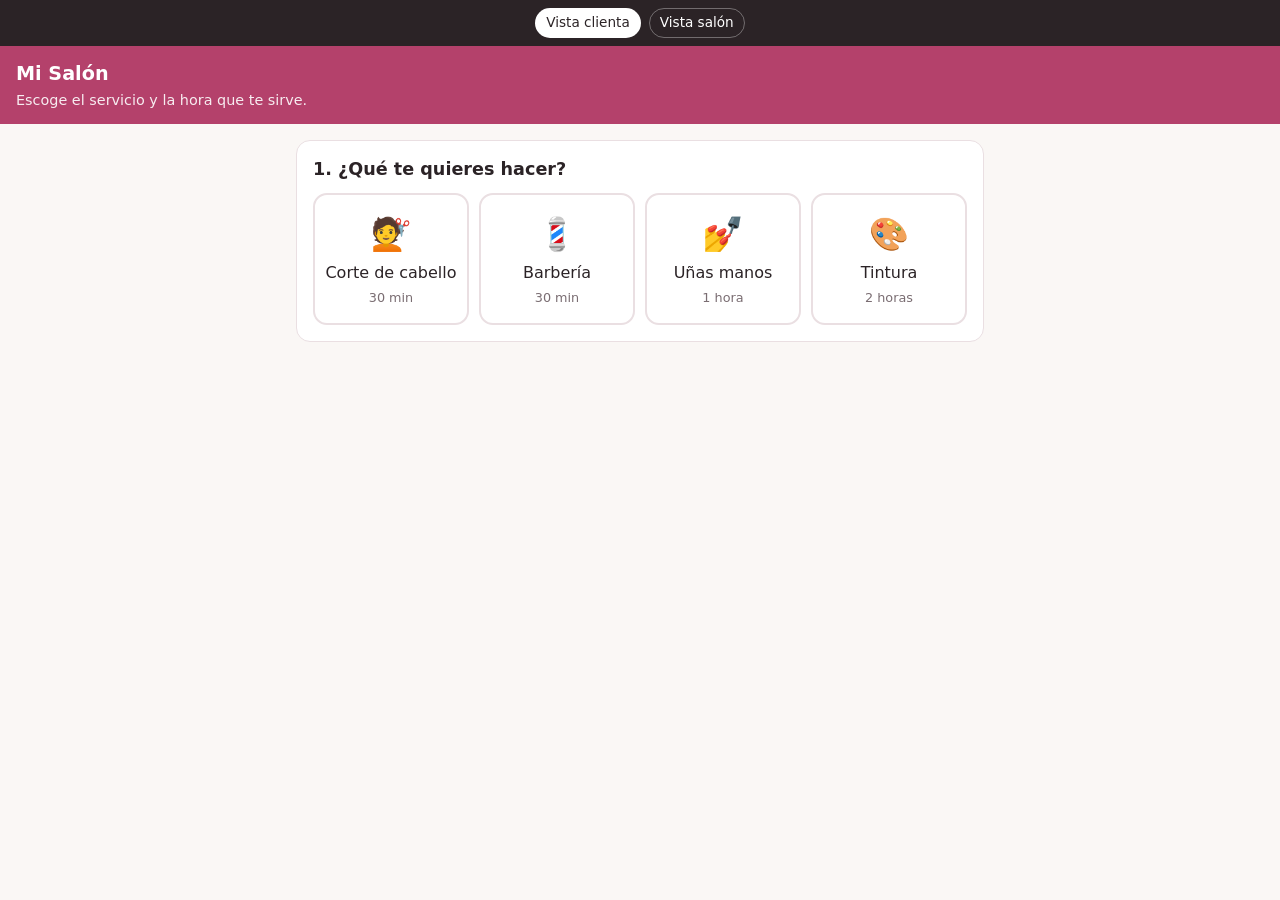
<file: index.html>
<!doctype html>
<html lang="es">
<head>
<meta charset="utf-8">
<meta name="viewport" content="width=device-width, initial-scale=1">
<title>Agenda de Citas</title>
<style>
:root{
  --bg:#faf7f5; --card:#ffffff; --ink:#2b2326; --muted:#7a6d72; --line:#eadfe2;
  --brand:#b4416b; --brand-ink:#ffffff; --soft:#f7e6ec; --ok:#2e7d4f; --okbg:#e5f4ea;
  --warn:#9a6a00; --warnbg:#fff3d6; --bad:#b3261e; --badbg:#fde7e5; --off:#f1eeee;
}
*{box-sizing:border-box}
body{margin:0;background:var(--bg);color:var(--ink);font:16px/1.45 system-ui,-apple-system,"Segoe UI",Roboto,sans-serif}
header{background:var(--brand);color:var(--brand-ink);padding:14px 16px}
header h1{margin:0;font-size:1.2rem}
header p{margin:2px 0 0;opacity:.9;font-size:.9rem}
main{max-width:720px;margin:0 auto;padding:16px}
.demo{display:flex;gap:8px;justify-content:center;padding:8px;background:#2b2326;flex-wrap:wrap}
.demo a{color:#fff;text-decoration:none;font-size:.85rem;padding:4px 10px;border-radius:99px;border:1px solid #fff5}
.demo a.on{background:#fff;color:#2b2326}
.card{background:var(--card);border:1px solid var(--line);border-radius:14px;padding:16px;margin-bottom:14px}
h2{font-size:1.1rem;margin:0 0 10px}
h3{font-size:1rem;margin:14px 0 8px}
.muted{color:var(--muted);font-size:.9rem}
.menu{display:grid;grid-template-columns:repeat(auto-fill,minmax(150px,1fr));gap:10px}
.menu button{display:flex;flex-direction:column;align-items:center;gap:4px;padding:16px 8px;border:2px solid var(--line);border-radius:14px;background:#fff;cursor:pointer;font:inherit;color:inherit}
.menu button:hover,.menu button.sel{border-color:var(--brand);background:var(--soft)}
.menu .ic{font-size:2rem}
.menu .du{font-size:.8rem;color:var(--muted)}
button.btn{font:inherit;border:0;border-radius:10px;padding:11px 16px;cursor:pointer;background:var(--brand);color:var(--brand-ink);font-weight:600}
button.btn.sec{background:#fff;color:var(--ink);border:1px solid var(--line)}
button.btn.ok{background:var(--ok)}
button.btn.bad{background:#fff;color:var(--bad);border:1px solid var(--bad)}
button.btn:disabled{opacity:.45;cursor:not-allowed}
.row{display:flex;gap:8px;flex-wrap:wrap;align-items:center}
.cal{display:grid;grid-template-columns:repeat(7,1fr);gap:4px;text-align:center}
.cal .dn{font-size:.75rem;color:var(--muted);padding:4px 0}
.cal button{font:inherit;aspect-ratio:1;border-radius:10px;border:1px solid var(--line);background:#fff;cursor:pointer;color:var(--ink)}
.cal button:disabled{background:var(--off);color:#bbb;border-color:transparent;cursor:default}
.cal button.sel{background:var(--brand);color:#fff;border-color:var(--brand)}
.cal button.hoy{outline:2px solid var(--brand);outline-offset:-2px}
.calhead{display:flex;justify-content:space-between;align-items:center;margin-bottom:8px}
.calhead button{font:inherit;border:1px solid var(--line);background:#fff;border-radius:8px;padding:4px 12px;cursor:pointer}
.slots{display:grid;grid-template-columns:repeat(auto-fill,minmax(84px,1fr));gap:8px}
.slots button{font:inherit;padding:10px 0;border-radius:10px;border:1px solid var(--line);background:#fff;cursor:pointer}
.slots button.sel{background:var(--brand);color:#fff;border-color:var(--brand)}
label{display:block;font-weight:600;font-size:.9rem;margin:10px 0 4px}
input,select,textarea{font:inherit;width:100%;padding:10px;border:1px solid var(--line);border-radius:10px;background:#fff;color:var(--ink)}
input[type=checkbox]{width:auto}
.chk{display:flex;gap:8px;align-items:flex-start;font-weight:400}
.err{color:var(--bad);font-size:.85rem;margin-top:4px}
.badge{display:inline-block;padding:2px 10px;border-radius:99px;font-size:.8rem;font-weight:600}
.b-pendiente{background:var(--warnbg);color:var(--warn)}
.b-confirmada{background:var(--okbg);color:var(--ok)}
.b-rechazada,.b-cancelada{background:var(--badbg);color:var(--bad)}
.tabs{display:flex;gap:6px;margin-bottom:14px;flex-wrap:wrap}
.tabs a{text-decoration:none;color:var(--ink);padding:8px 14px;border-radius:99px;background:#fff;border:1px solid var(--line);font-size:.95rem}
.tabs a.on{background:var(--brand);color:#fff;border-color:var(--brand)}
.cnt{background:var(--bad);color:#fff;border-radius:99px;padding:0 7px;font-size:.75rem;margin-left:4px}
.item{border:1px solid var(--line);border-radius:12px;padding:12px;margin-bottom:10px}
.item .t{font-weight:700}
.srv{display:grid;grid-template-columns:64px minmax(0,1fr) 120px 36px;gap:6px;align-items:center;margin-bottom:8px}
.srv select[data-f="icono"]{font-size:1.4rem;padding:4px 2px;text-align:center}
.srv button{border:0;background:none;font-size:1.1rem;cursor:pointer;color:var(--bad)}
.dia{display:grid;grid-template-columns:110px minmax(0,1fr) minmax(0,1fr);gap:6px;align-items:center;margin-bottom:6px}
.dia input,.srv input,.srv select{min-width:0}
.dia input[type=time]{padding:8px 6px}
.chips{display:flex;gap:6px;flex-wrap:wrap}
.chips button{font:inherit;font-size:.85rem;border:1px dashed var(--brand);color:var(--brand);background:#fff;border-radius:99px;padding:4px 10px;cursor:pointer}
.toast{position:fixed;left:50%;bottom:20px;transform:translateX(-50%);background:#2b2326;color:#fff;padding:12px 18px;border-radius:12px;box-shadow:0 6px 24px #0004;max-width:90vw;z-index:9}
.resumen{background:var(--soft);border-radius:12px;padding:12px;margin:10px 0}
@media (max-width:480px){
  .srv{grid-template-columns:64px minmax(0,1fr) 32px;grid-template-areas:"ic nom del" "ic dur del";padding-bottom:8px;border-bottom:1px solid var(--line)}
  .srv [data-f="icono"]{grid-area:ic;height:100%}.srv [data-f="nombre"]{grid-area:nom}.srv [data-f="min"]{grid-area:dur}.srv button{grid-area:del}
  .dia{grid-template-columns:92px minmax(0,1fr) minmax(0,1fr);gap:4px}
  .dia .chk{font-size:.9rem}
}
</style>
</head>
<body>
<nav class="demo" id="demo">
  <a href="#/reservar" data-r="reservar">Vista clienta</a>
  <a href="#/salon" data-r="salon">Vista salón</a>
</nav>
<header><h1 id="hNombre">Agenda</h1><p id="hSub"></p></header>
<main id="app"></main>
<div id="toast" class="toast" hidden></div>

<script src="salones.js"></script>
<script>
/* ===== Datos (versión de prueba: se guardan en este navegador) ===== */
const K_CFG = "agenda.config", K_CITAS = "agenda.citas";
const SUGERIDOS = [
  ["💇","Corte de cabello",30],["💈","Barbería",30],["🧔","Barba",20],["💅","Uñas manos",60],
  ["🦶","Uñas pies",60],["🎨","Tintura",120],["✨","Peinado",45],["👁️","Cejas",20],
  ["💆","Tratamiento capilar",60],["💄","Maquillaje",60],["🌀","Alisado / keratina",180]
];
const ICONOS = ["💇","💈","🧔","💅","🦶","🎨","✨","👁️","💆","💄","🌀","✂️","🌸","⭐"];
const DIAS = ["Domingo","Lunes","Martes","Miércoles","Jueves","Viernes","Sábado"];
const MESES = ["enero","febrero","marzo","abril","mayo","junio","julio","agosto","septiembre","octubre","noviembre","diciembre"];

function cfgInicial(){
  const h = {};
  for (let d=0; d<7; d++) h[d] = {abierto: d!==0, desde:"08:00", hasta: d===6 ? "14:00" : "18:00"};
  return {
    nombre:"Mi Salón", mensaje:"Escoge el servicio y la hora que te sirve.",
    servicios:[
      {id:id(),icono:"💇",nombre:"Corte de cabello",min:30},
      {id:id(),icono:"💈",nombre:"Barbería",min:30},
      {id:id(),icono:"💅",nombre:"Uñas manos",min:60},
      {id:id(),icono:"🎨",nombre:"Tintura",min:120}],
    horario:h, descanso:{activo:true,desde:"12:00",hasta:"13:00"},
    intervalo:30, simultaneas:1, diasAdelante:30, avisoMinHoras:2
  };
}
function leer(k, def){ try { const v = localStorage.getItem(k); return v ? JSON.parse(v) : def; } catch(e){ return def; } }
function guardar(k, v){ try { localStorage.setItem(k, JSON.stringify(v)); return true; } catch(e){ toast("No se pudo guardar en este navegador."); return false; } }
/* Modo en línea: el link lleva ?s=<salón> y salones.js dice dónde está el programa de ese salón.
   Sin ?s= la página funciona en modo de prueba (todo en este navegador). */
const SLUG = (new URLSearchParams(location.search).get("s") || "").toLowerCase().replace(/[^a-z0-9-]/g, "");
const API = SLUG && window.SALONES ? (SALONES[SLUG] || "") : "";
const EN_LINEA = !!SLUG;
const MEM = {cfg:null, citas:[], cita:null, listo:""};
const K_CLAVE = "agenda.clave." + SLUG, K_MIS = "agenda.miscitas." + SLUG;
async function api(p){
  if (!API) throw new Error("Este salón no existe o el link está mal escrito");
  const r = await fetch(API, {method:"POST", body:JSON.stringify(p)});
  const j = await r.json();
  if (!j.ok) throw new Error(j.error || "Error del servidor");
  return j;
}
let cfgMem = null;
function cfg(){
  if (EN_LINEA) return MEM.cfg || {nombre:"Agenda", mensaje:"", servicios:[], horario:{}, descanso:{}};
  const g = leer(K_CFG, null); if (g) return g;
  if (!cfgMem){ cfgMem = cfgInicial(); guardar(K_CFG, cfgMem); }
  return cfgMem;
}
function citas(){ return EN_LINEA ? MEM.citas : leer(K_CITAS, []); }
function id(){ return Date.now().toString(36) + Math.random().toString(36).slice(2,6); }

/* ===== Utilidades ===== */
const $ = s => document.querySelector(s);
function esc(s){ return String(s ?? "").replace(/[&<>"']/g, c => ({"&":"&amp;","<":"&lt;",">":"&gt;",'"':"&quot;","'":"&#39;"}[c])); }
const pad = n => String(n).padStart(2,"0");
const ymd = d => d.getFullYear()+"-"+pad(d.getMonth()+1)+"-"+pad(d.getDate());
const deYmd = s => { const [a,m,d] = s.split("-").map(Number); return new Date(a,m-1,d); };
const aMin = s => { const [h,m] = s.split(":").map(Number); return h*60+m; };
const deMin = m => pad(Math.floor(m/60))+":"+pad(m%60);
function hora12(s){ let [h,m] = s.split(":").map(Number); const ap = h<12?"a. m.":"p. m."; h = h%12||12; return h+":"+pad(m)+" "+ap; }
function fechaLarga(s){ const d = deYmd(s); return DIAS[d.getDay()]+" "+d.getDate()+" de "+MESES[d.getMonth()]; }
function durTxt(m){ return m<60 ? m+" min" : (m%60 ? Math.floor(m/60)+" h "+m%60+" min" : (m/60)+(m===60?" hora":" horas")); }
function toast(t){ const e = $("#toast"); e.textContent = t; e.hidden = false; clearTimeout(toast.t); toast.t = setTimeout(()=>e.hidden=true, 3500); }

/* ===== Cálculo de horas libres ===== */
function horasLibres(fecha, min, ignorarId){
  const c = cfg(), d = deYmd(fecha), h = c.horario[d.getDay()];
  if (!h || !h.abierto) return [];
  const ini = aMin(h.desde), fin = aMin(h.hasta), paso = Math.max(5, +c.intervalo||30);
  const ahora = new Date(), limite = ahora.getTime() + (+c.avisoMinHoras||0)*3600e3;
  const ocupadas = citas().filter(x => x.fecha===fecha && (x.estado==="pendiente"||x.estado==="confirmada") && (!ignorarId || x.id!==ignorarId));
  const res = [];
  for (let t = ini; t + min <= fin; t += paso){
    if (c.descanso && c.descanso.activo){
      const a = aMin(c.descanso.desde), b = aMin(c.descanso.hasta);
      if (t < b && t + min > a) continue;
    }
    const inicio = new Date(d.getFullYear(), d.getMonth(), d.getDate(), Math.floor(t/60), t%60);
    if (inicio.getTime() < limite) continue;
    const cruces = ocupadas.filter(x => { const a = aMin(x.hora); return t < a + x.min && t + min > a; }).length;
    if (cruces >= Math.max(1, +c.simultaneas||1)) continue;
    res.push(deMin(t));
  }
  return res;
}

/* ===== Router ===== */
function ruta(){ return (location.hash.replace(/^#\/?/,"") || "reservar").split("/"); }
function render(){
  const r = ruta();
  if (EN_LINEA){
    const llave = r[0]==="salon" ? "salon" : r.join("/");
    if (MEM.listo !== llave) return cargar(r, llave);
  }
  const c = cfg();
  $("#hNombre").textContent = c.nombre || "Agenda";
  document.title = (c.nombre || "Agenda") + (r[0]==="salon" ? " · Panel" : " · Citas");
  document.querySelectorAll("#demo a").forEach(a => a.classList.toggle("on", r[0]===a.dataset.r));
  if (r[0]==="salon") return vistaSalon(r[1]||"solicitudes");
  if (r[0]==="cita") return vistaCita(r[1]);
  return vistaReservar();
}
async function cargar(r, llave){
  MEM.listo = "cargando:" + llave;
  $("#app").innerHTML = `<div class="card"><p class="muted">Cargando…</p></div>`;
  try {
    if (r[0]==="salon"){
      const clave = leer(K_CLAVE, "");
      if (!clave){ MEM.listo = ""; return vistaLogin(); }
      const j = await api({accion:"salon", clave}); MEM.cfg = j.cfg; MEM.citas = j.citas;
    } else if (r[0]==="cita"){
      if (!r[1] || !r[2]) throw new Error("No encontramos esa cita");
      const j = await api({accion:"verCita", id:r[1], token:r[2]}); MEM.cita = j.cita; MEM.cfg = j.cfg;
    } else {
      const j = await api({accion:"publico"}); MEM.cfg = j.cfg; MEM.citas = j.ocupadas;
    }
    MEM.listo = llave; render();
  } catch(e){
    MEM.listo = "";
    if (r[0]==="salon" && /clave/i.test(e.message) && !/todav/i.test(e.message)){ guardar(K_CLAVE, ""); return vistaLogin("Clave incorrecta. Intenta de nuevo."); }
    const red = e instanceof TypeError;   // fetch falló: sin internet o servidor caído
    $("#app").innerHTML = red
      ? `<div class="card"><h2>No hay conexión</h2><p class="muted">Revisa tu internet e intenta otra vez.</p><button class="btn" id="bRe">Reintentar</button></div>`
      : `<div class="card"><h2>${esc(e.message)}</h2>${r[0]!=="reservar" ? `<p><a href="#/reservar">Ir a pedir una cita</a></p>` : `<p class="muted">Pide al salón que te envíe el link otra vez.</p>`}</div>`;
    const bRe = $("#bRe"); if (bRe) bRe.onclick = render;
  }
}
function vistaLogin(msg){
  $("#hNombre").textContent = "Panel del salón"; $("#hSub").textContent = "";
  $("#app").innerHTML = `<form class="card" id="fLogin"><h2>Entrar al panel del salón</h2>
    <label for="lClave">Clave</label><input id="lClave" type="password" autocomplete="current-password">
    <div class="err">${esc(msg||"")}</div>
    <div class="row" style="margin-top:12px"><button class="btn">Entrar</button></div>
    <p class="muted">La clave queda guardada en este celular para no pedírtela cada vez.</p></form>`;
  $("#lClave").focus();
  $("#fLogin").onsubmit = e => { e.preventDefault(); const v = $("#lClave").value.trim(); if (!v) return; guardar(K_CLAVE, v); render(); };
}
/* El panel del salón se actualiza solo cada 40 segundos y avisa si llega una solicitud nueva */
setInterval(async () => {
  if (!EN_LINEA || ruta()[0]!=="salon" || document.hidden || MEM.listo!=="salon") return;
  if (ruta()[1]==="config" || document.querySelector(".motivo") || document.querySelector("[data-seguro]")) return;
  try {
    const j = await api({accion:"salon", clave:leer(K_CLAVE,"")});
    const pend = l => l.filter(x => x.estado==="pendiente").length, antes = pend(MEM.citas);
    MEM.cfg = j.cfg; MEM.citas = j.citas;
    if (pend(j.citas) > antes){ toast("🔔 Nueva solicitud de cita"); avisoSistema("Nueva solicitud de cita"); }
    render();
  } catch(e){}
}, 40000);
addEventListener("hashchange", () => { estado = {}; borrador = null; render(); });
addEventListener("storage", e => {
  if (e.key !== K_CITAS && e.key !== K_CFG) return;
  const r = ruta();
  if (r[0]==="salon" && e.key===K_CITAS){
    const antes = JSON.parse(e.oldValue||"[]").length, ahora = JSON.parse(e.newValue||"[]").length;
    if (ahora > antes){ toast("🔔 Nueva solicitud de cita"); avisoSistema("Nueva solicitud de cita"); }
  }
  if (r[0]==="cita" && e.key===K_CITAS) toast("Tu cita se actualizó");
  if (!(r[0]==="reservar" && estado.paso==="datos")) render();
});
function avisoSistema(t){ try { if ("Notification" in window && Notification.permission==="granted") new Notification(t); } catch(e){} }

/* ===== Vista clienta: reservar ===== */
let estado = {};
function vistaReservar(){
  const c = cfg(); $("#hSub").textContent = c.mensaje || "";
  const srv = c.servicios.filter(s => s.nombre);
  const diasAbiertos = Object.values(c.horario).some(h => h.abierto);
  if (!srv.length || !diasAbiertos){
    $("#app").innerHTML = `<div class="card"><h2>Pronto podrás reservar aquí</h2><p class="muted">El salón todavía está configurando sus servicios y horarios.</p></div>`;
    return;
  }
  const s = srv.find(x => x.id===estado.srv);
  const hoyTxt = ymd(new Date()), mis = EN_LINEA ? leer(K_MIS, []).filter(m => m.fecha >= hoyTxt) : [];
  let h = (mis.length ? `<div class="card"><h2>Tus citas</h2>` + mis.map(m => `<p style="margin:6px 0"><a href="${esc(m.href)}">${esc(m.icono)} ${esc(m.servicio)} · ${fechaLarga(m.fecha)} · ${hora12(m.hora)}</a></p>`).join("") + `</div>` : "") +
    `<div class="card"><h2>1. ¿Qué te quieres hacer?</h2><div class="menu">` +
    srv.map(x => `<button data-srv="${esc(x.id)}" class="${x.id===estado.srv?"sel":""}"><span class="ic">${esc(x.icono||"✨")}</span><span>${esc(x.nombre)}</span><span class="du">${durTxt(x.min)}</span></button>`).join("") +
    `</div></div>`;
  if (s){
    h += `<div class="card"><h2>2. Escoge el día</h2>${calendario(s.min)}</div>`;
    if (estado.fecha){
      const libres = horasLibres(estado.fecha, s.min);
      h += `<div class="card"><h2>3. Escoge la hora</h2><p class="muted">${fechaLarga(estado.fecha)}</p>` +
        (libres.length ? `<div class="slots">` + libres.map(t => `<button data-hora="${esc(t)}" class="${t===estado.hora?"sel":""}">${hora12(t)}</button>`).join("") + `</div>`
                       : `<p>Ya no quedan horas libres este día. Prueba con otro.</p>`) + `</div>`;
    }
    if (estado.fecha && estado.hora) h += formDatos(s);
  }
  $("#app").innerHTML = h;
  document.querySelectorAll("[data-srv]").forEach(b => b.onclick = () => { estado = {srv:b.dataset.srv, mes:estado.mes}; render(); bajar(".cal"); });
  document.querySelectorAll("[data-dia]").forEach(b => b.onclick = () => { estado.fecha = b.dataset.dia; estado.hora = null; render(); bajar(".slots"); });
  document.querySelectorAll("[data-mes]").forEach(b => b.onclick = () => { estado.mes = (estado.mes||0) + (+b.dataset.mes); render(); });
  document.querySelectorAll("[data-hora]").forEach(b => b.onclick = () => { estado.hora = b.dataset.hora; estado.paso="datos"; render(); bajar("#fDatos"); });
  const f = $("#fDatos");
  if (f){
    f.onsubmit = enviarSolicitud;
    const limpiar = e => { const base = e.target.type==="checkbox" ? e.target.closest("label") : e.target; const er = base && base.nextElementSibling; if (er && er.classList.contains("err")) er.textContent = ""; };
    f.addEventListener("input", limpiar); f.addEventListener("change", limpiar);
  }
}
function bajar(sel){ const e = $(sel); if (e) e.scrollIntoView({behavior:"smooth", block:"center"}); }

function calendario(min){
  const c = cfg(), hoy = new Date(); hoy.setHours(0,0,0,0);
  const tope = new Date(hoy); tope.setDate(tope.getDate() + (+c.diasAdelante||30));
  const off = estado.mes||0, base = new Date(hoy.getFullYear(), hoy.getMonth()+off, 1);
  const primero = (base.getDay()+6)%7, dimes = new Date(base.getFullYear(), base.getMonth()+1, 0).getDate();
  let h = `<div class="calhead"><button data-mes="-1" ${off<=0?"disabled":""} aria-label="Mes anterior">‹</button><strong>${MESES[base.getMonth()]} ${base.getFullYear()}</strong><button data-mes="1" ${new Date(base.getFullYear(),base.getMonth()+1,1)>tope?"disabled":""} aria-label="Mes siguiente">›</button></div><div class="cal">`;
  h += ["L","M","M","J","V","S","D"].map(d => `<div class="dn">${d}</div>`).join("");
  for (let i=0; i<primero; i++) h += `<div></div>`;
  for (let d=1; d<=dimes; d++){
    const f = new Date(base.getFullYear(), base.getMonth(), d), k = ymd(f);
    const ok = f >= hoy && f <= tope && horasLibres(k, min).length > 0;
    h += `<button ${ok?`data-dia="${k}"`:"disabled"} class="${k===estado.fecha?"sel":""} ${f.getTime()===hoy.getTime()?"hoy":""}">${d}</button>`;
  }
  return h + `</div><p class="muted" style="margin-top:8px">Los días en gris no tienen horas libres.</p>`;
}

function formDatos(s){
  const g = leer("agenda.misdatos", {});
  return `<form class="card" id="fDatos" novalidate><h2>4. Tus datos</h2>
    <div class="resumen"><strong>${esc(s.icono)} ${esc(s.nombre)}</strong><br>${fechaLarga(estado.fecha)} · ${hora12(estado.hora)} · ${durTxt(s.min)}</div>
    <label for="dNom">Nombre</label><input id="dNom" autocomplete="name" value="${esc(g.nombre)}" maxlength="60">
    <div class="err" id="eNom"></div>
    <label for="dCel">Celular</label><input id="dCel" inputmode="tel" autocomplete="tel" placeholder="300 123 4567" value="${esc(g.celular)}" maxlength="16">
    <div class="err" id="eCel"></div>
    <label for="dMail">Correo <span class="muted">(opcional, para enviarte la confirmación)</span></label><input id="dMail" type="email" autocomplete="email" value="${esc(g.correo)}" maxlength="80">
    <div class="err" id="eMail"></div>
    <label for="dNota">Nota para el salón <span class="muted">(opcional)</span></label><textarea id="dNota" rows="2" maxlength="200"></textarea>
    <label class="chk"><input type="checkbox" id="dOk"> <span>Autorizo al salón a usar mis datos solo para gestionar mi cita (Ley 1581 de 2012).</span></label>
    <div class="err" id="eOk"></div>
    <div class="row" style="margin-top:12px"><button class="btn" type="submit">Pedir la cita</button></div>
    <p class="muted">El salón revisa tu solicitud y te confirma.</p></form>`;
}

async function enviarSolicitud(ev){
  ev.preventDefault();
  const c = cfg(), s = c.servicios.find(x => x.id===estado.srv);
  const nom = $("#dNom").value.trim().replace(/\s+/g," "), cel = $("#dCel").value.replace(/[\s\-().]/g,"").replace(/^\+?57/,"");
  const mail = $("#dMail").value.trim(), nota = $("#dNota").value.trim();
  let bien = true;
  const marca = (e, t) => { $(e).textContent = t; if (t) bien = false; };
  marca("#eNom", nom.length < 2 ? "Escribe tu nombre." : /[0-9]/.test(nom) ? "El nombre no lleva números." : "");
  marca("#eCel", /^3\d{9}$/.test(cel) ? "" : "Escribe un celular de 10 dígitos que empiece por 3.");
  marca("#eMail", !mail || /^[^\s@]+@[^\s@]+\.[^\s@]{2,}$/.test(mail) ? "" : "Ese correo no parece correcto.");
  marca("#eOk", $("#dOk").checked ? "" : "Necesitamos tu autorización para agendar.");
  if (!bien) return;
  if (EN_LINEA){
    const btn = $("#fDatos button[type=submit]"); btn.disabled = true; btn.textContent = "Enviando…";
    try {
      const j = await api({accion:"pedir", cita:{servicioId:s.id, fecha:estado.fecha, hora:estado.hora, nombre:nom, celular:cel, correo:mail, nota}});
      guardar("agenda.misdatos", {nombre:nom, celular:cel, correo:mail});
      const mis = leer(K_MIS, []); mis.unshift({href:"#/cita/"+j.id+"/"+j.token, fecha:estado.fecha, hora:estado.hora, servicio:s.nombre, icono:s.icono}); guardar(K_MIS, mis.slice(0, 10));
      estado = {}; location.hash = "#/cita/" + j.id + "/" + j.token;
    } catch(e){
      toast(e.message);
      if (/ocup/i.test(e.message)){ estado.hora = null; estado.paso = null; MEM.listo = ""; render(); }
      else { btn.disabled = false; btn.textContent = "Pedir la cita"; }
    }
    return;
  }
  if (!s || !horasLibres(estado.fecha, s.min).includes(estado.hora)){
    toast("Esa hora se acaba de ocupar. Escoge otra."); estado.hora = null; estado.paso = null; render(); return;
  }
  const cita = {id:id(), servicioId:s.id, servicio:s.nombre, icono:s.icono, min:s.min, fecha:estado.fecha, hora:estado.hora,
    nombre:nom, celular:cel, correo:mail, nota, estado:"pendiente", creada:new Date().toISOString()};
  const todas = citas(); todas.push(cita);
  if (!guardar(K_CITAS, todas)) return;
  guardar("agenda.misdatos", {nombre:nom, celular:cel, correo:mail});
  estado = {}; location.hash = "#/cita/" + cita.id;
}

/* ===== Vista clienta: estado de mi cita ===== */
function vistaCita(cid){
  const x = EN_LINEA ? MEM.cita : citas().find(c => c.id===cid); $("#hSub").textContent = "Tu cita";
  if (!x){ $("#app").innerHTML = `<div class="card"><h2>No encontramos esa cita</h2><p><a href="#/reservar">Pedir una cita</a></p></div>`; return; }
  const txt = {pendiente:"Tu solicitud llegó al salón. Te avisamos cuando la confirmen.",
    confirmada:"¡Listo! El salón confirmó tu cita. Te esperamos.",
    rechazada:"El salón no puede atenderte a esa hora." + (x.motivo ? " Motivo: " + x.motivo : "") + " Puedes pedir otra.",
    cancelada:"Esta cita fue cancelada."}[x.estado];
  $("#app").innerHTML = `<div class="card"><span class="badge b-${esc(x.estado)}">${x.estado[0].toUpperCase()+x.estado.slice(1)}</span>
    <h2 style="margin-top:10px">${esc(x.icono)} ${esc(x.servicio)}</h2>
    <p><strong>${fechaLarga(x.fecha)}</strong> a las <strong>${hora12(x.hora)}</strong> (${durTxt(x.min)})</p>
    <p>${esc(txt)}</p>
    <div class="row">
      ${x.estado==="confirmada" ? `<button class="btn" id="bIcs">Agregar a mi calendario</button>` : ""}
      ${x.estado==="pendiente"||x.estado==="confirmada" ? `<button class="btn bad" id="bCan">Cancelar mi cita</button>` : `<a href="#/reservar"><button class="btn">Pedir otra cita</button></a>`}
    </div></div>`;
  const bi = $("#bIcs"); if (bi) bi.onclick = () => bajarIcs(x);
  const bc = $("#bCan"); if (bc) bc.onclick = () => { if (bc.dataset.seguro){ cambiarEstado(x.id,"cancelada"); } else { bc.dataset.seguro = 1; bc.textContent = "Toca otra vez para cancelar"; } };
}
function bajarIcs(x){
  const f = x.fecha.replace(/-/g,""), ini = x.hora.replace(":","")+"00", fin = deMin(aMin(x.hora)+x.min).replace(":","")+"00";
  const ics = ["BEGIN:VCALENDAR","VERSION:2.0","PRODID:-//Agenda//ES","BEGIN:VEVENT","UID:"+x.id+"@agenda",
    "DTSTART:"+f+"T"+ini,"DTEND:"+f+"T"+fin,"SUMMARY:"+x.servicio+" - "+cfg().nombre,
    "BEGIN:VALARM","TRIGGER:-PT2H","ACTION:DISPLAY","DESCRIPTION:Recordatorio de tu cita","END:VALARM","END:VEVENT","END:VCALENDAR"].join("\r\n");
  const a = document.createElement("a"); a.href = URL.createObjectURL(new Blob([ics],{type:"text/calendar"})); a.download = "mi-cita.ics"; a.click();
}
async function cambiarEstado(cid, est, motivo){
  if (EN_LINEA){
    try {
      const r = ruta();
      if (r[0]==="cita") await api({accion:"cancelarCita", id:cid, token:r[2]});
      else await api({accion:"estado", clave:leer(K_CLAVE,""), id:cid, estado:est, motivo:motivo||""});
      MEM.listo = ""; render(); return true;
    } catch(e){ toast("No se pudo: " + e.message); return false; }
  }
  const t = citas(), x = t.find(c => c.id===cid); if (!x) return false;
  x.estado = est; if (motivo !== undefined) x.motivo = motivo; x.actualizada = new Date().toISOString();
  guardar(K_CITAS, t); render(); return true;
}

/* ===== Vista salón ===== */
function vistaSalon(tab){
  const c = cfg(); $("#hSub").textContent = "Panel del salón";
  const pend = citas().filter(x => x.estado==="pendiente").length;
  let h = `<nav class="tabs">
    <a href="#/salon/solicitudes" class="${tab==="solicitudes"?"on":""}">Solicitudes${pend?`<span class="cnt">${pend}</span>`:""}</a>
    <a href="#/salon/agenda" class="${tab==="agenda"?"on":""}">Agenda</a>
    <a href="#/salon/config" class="${tab==="config"?"on":""}">Configuración</a></nav>`;
  const linkCli = location.origin + location.pathname + "?s=" + SLUG;
  if (tab==="config") h += (EN_LINEA ? `<div class="card"><h2>Link para tus clientas</h2><p class="muted">Ponlo en tu Instagram o mándalo por WhatsApp.</p>
      <div class="row"><input id="lnk" value="${esc(linkCli)}" readonly style="flex:1"><button type="button" class="btn sec" id="bCop">Copiar</button></div>
      <p style="margin-top:12px"><button type="button" class="btn sec" id="bSalir">Salir del panel en este celular</button></p></div>` : "") + vistaConfig(c);
  else if (tab==="agenda") h += vistaAgenda();
  else h += vistaSolicitudes();
  $("#app").innerHTML = h;
  if (tab==="config") enlazarConfig();
  const bCop = $("#bCop"); if (bCop) bCop.onclick = () => { const i = $("#lnk"); i.select(); (navigator.clipboard ? navigator.clipboard.writeText(i.value) : Promise.reject()).then(() => toast("Link copiado"), () => { document.execCommand("copy"); toast("Link copiado"); }); };
  const bSal = $("#bSalir"); if (bSal) bSal.onclick = () => { guardar(K_CLAVE, ""); MEM.listo = ""; render(); };
  enlazarCitas();
  if ("Notification" in window && Notification.permission==="default" && !vistaSalon.pidio){
    vistaSalon.pidio = true; try { Notification.requestPermission(); } catch(e){}
  }
}
function tarjetaCita(x, acciones){
  return `<div class="item"><div class="row" style="justify-content:space-between"><span class="t">${esc(x.icono)} ${esc(x.servicio)}</span><span class="badge b-${esc(x.estado)}">${x.estado}</span></div>
    <div>${fechaLarga(x.fecha)} · <strong>${hora12(x.hora)}</strong> – ${hora12(deMin(aMin(x.hora)+x.min))}</div>
    <div>👤 ${esc(x.nombre)} · 📱 <a href="tel:${esc(x.celular)}">${esc(x.celular)}</a>${x.correo?` · ✉️ ${esc(x.correo)}`:""}</div>
    ${x.nota?`<div class="muted">“${esc(x.nota)}”</div>`:""}
    ${x.motivo?`<div class="muted">Motivo: ${esc(x.motivo)}</div>`:""}
    ${acciones?`<div class="row" style="margin-top:8px">${acciones}</div>`:""}</div>`;
}
function vistaSolicitudes(){
  const p = citas().filter(x => x.estado==="pendiente").sort((a,b) => (a.fecha+a.hora).localeCompare(b.fecha+b.hora));
  if (!p.length) return `<div class="card"><h2>Sin solicitudes nuevas</h2><p class="muted">Cuando una clienta pida cita, aparece aquí para que la aceptes.</p></div>`;
  return `<div class="card"><h2>Por confirmar (${p.length})</h2>` + p.map(x => tarjetaCita(x,
    `<button class="btn ok" data-ac="${esc(x.id)}">Aceptar</button><button class="btn bad" data-re="${esc(x.id)}">Rechazar</button>`)).join("") + `</div>`;
}
let diaAgenda = ymd(new Date());
function vistaAgenda(){
  const del = citas().filter(x => x.fecha===diaAgenda && x.estado==="confirmada").sort((a,b) => a.hora.localeCompare(b.hora));
  const prox = citas().filter(x => x.estado==="confirmada" && x.fecha>=ymd(new Date())).length;
  return `<div class="card"><h2>Agenda</h2><div class="row"><button class="btn sec" data-dmove="-1">‹</button>
    <input type="date" id="dAg" value="${diaAgenda}" style="max-width:180px"><button class="btn sec" data-dmove="1">›</button></div>
    <h3>${fechaLarga(diaAgenda)}</h3>` +
    (del.length ? del.map(x => tarjetaCita(x, `<button class="btn bad" data-ca="${esc(x.id)}">Cancelar</button>`)).join("") : `<p class="muted">No hay citas confirmadas este día.</p>`) +
    `<p class="muted">Citas confirmadas de hoy en adelante: ${prox}</p></div>`;
}
function enlazarCitas(){
  document.querySelectorAll("[data-ac]").forEach(b => b.onclick = () => {
    const x = citas().find(c => c.id===b.dataset.ac);
    const choque = citas().filter(o => o.id!==x.id && o.estado==="confirmada" && o.fecha===x.fecha && aMin(x.hora) < aMin(o.hora)+o.min && aMin(x.hora)+x.min > aMin(o.hora)).length;
    if (choque >= Math.max(1, +cfg().simultaneas||1) && !b.dataset.seguro){ b.dataset.seguro = 1; b.textContent = "Se cruza con otra cita. ¿Aceptar igual?"; return; }
    b.disabled = true; cambiarEstado(x.id, "confirmada").then(ok => { if (ok) toast("Cita confirmada"); else b.disabled = false; });
  });
  document.querySelectorAll("[data-re]").forEach(b => b.onclick = () => {
    const cont = b.parentElement;
    if (cont.querySelector(".motivo")) return;
    cont.insertAdjacentHTML("afterend", `<div class="motivo row" style="margin-top:8px"><input placeholder="Motivo (opcional), ej: ese día no hay cupo" maxlength="120" style="flex:1"><button class="btn bad">Rechazar</button></div>`);
    const m = cont.nextElementSibling; m.querySelector("input").focus();
    m.querySelector("button").onclick = ev => { const bt = ev.currentTarget; bt.disabled = true; cambiarEstado(b.dataset.re, "rechazada", m.querySelector("input").value.trim()).then(ok => { if (ok) toast("Solicitud rechazada"); else bt.disabled = false; }); };
  });
  document.querySelectorAll("[data-ca]").forEach(b => b.onclick = () => {
    if (!b.dataset.seguro){ b.dataset.seguro = 1; b.textContent = "Toca otra vez para cancelar"; return; }
    b.disabled = true; cambiarEstado(b.dataset.ca, "cancelada").then(ok => { if (!ok) b.disabled = false; });
  });
  const da = $("#dAg"); if (da) da.onchange = () => { if (da.value){ diaAgenda = da.value; render(); } };
  document.querySelectorAll("[data-dmove]").forEach(b => b.onclick = () => { const d = deYmd(diaAgenda); d.setDate(d.getDate() + +b.dataset.dmove); diaAgenda = ymd(d); render(); });
}

/* ===== Configuración del salón ===== */
let borrador = null;
function vistaConfig(c){
  borrador = borrador || JSON.parse(JSON.stringify(c));
  const b = borrador, usados = new Set(b.servicios.map(s => s.nombre.toLowerCase()));
  const sug = SUGERIDOS.filter(s => !usados.has(s[1].toLowerCase()));
  return `<form class="card" id="fCfg" novalidate>
    <h2>Tu salón</h2>
    <label for="cNom">Nombre del salón</label><input id="cNom" value="${esc(b.nombre)}" maxlength="50">
    <label for="cMsg">Mensaje para las clientas</label><input id="cMsg" value="${esc(b.mensaje)}" maxlength="100">

    <h3>Servicios que ofreces</h3>
    <p class="muted">Escribe cada servicio y cuántos minutos te demoras. Así el calendario solo muestra horas en las que alcanzas.</p>
    <div id="lSrv">${b.servicios.map((s,i) => `<div class="srv">
      <select data-i="${i}" data-f="icono" aria-label="Ícono">${ICONOS.map(ic => `<option ${ic===s.icono?"selected":""}>${ic}</option>`).join("")}</select>
      <input data-i="${i}" data-f="nombre" value="${esc(s.nombre)}" placeholder="Ej: Corte de cabello" maxlength="40" aria-label="Servicio">
      <select data-i="${i}" data-f="min" aria-label="Duración">${[10,15,20,30,40,45,60,75,90,120,150,180,240].map(m => `<option value="${m}" ${m===+s.min?"selected":""}>${durTxt(m)}</option>`).join("")}</select>
      <button type="button" data-del="${i}" aria-label="Quitar">✕</button></div>`).join("")}</div>
    <div class="row" style="margin:6px 0 10px"><button type="button" class="btn sec" id="bAddSrv">+ Escribir otro servicio</button></div>
    ${sug.length?`<p class="muted">O agrega uno de la lista (con su tiempo típico, lo puedes cambiar):</p><div class="chips">${sug.map(s => `<button type="button" data-sug="${esc(s[1])}">${s[0]} ${esc(s[1])} · ${durTxt(s[2])}</button>`).join("")}</div>`:""}
    <div class="err" id="eSrv"></div>

    <h3>Días y horas en que atiendes</h3>
    ${[1,2,3,4,5,6,0].map(d => { const h = b.horario[d]; return `<div class="dia">
      <label class="chk" style="margin:0"><input type="checkbox" data-d="${d}" data-f="abierto" ${h.abierto?"checked":""}> ${DIAS[d]}</label>
      <input type="time" data-d="${d}" data-f="desde" value="${h.desde}" ${h.abierto?"":"disabled"} aria-label="${DIAS[d]} desde">
      <input type="time" data-d="${d}" data-f="hasta" value="${h.hasta}" ${h.abierto?"":"disabled"} aria-label="${DIAS[d]} hasta"></div>`; }).join("")}
    <div class="err" id="eHor"></div>
    <label class="chk"><input type="checkbox" id="cDesc" ${b.descanso.activo?"checked":""}> Hora de almuerzo / descanso (no se reciben citas)</label>
    <div class="row"><input type="time" id="cDescA" value="${b.descanso.desde}" style="max-width:150px"> a <input type="time" id="cDescB" value="${b.descanso.hasta}" style="max-width:150px"></div>
    <div class="err" id="eDesc"></div>

    <h3>Reglas</h3>
    <label for="cInt">Las citas pueden empezar cada</label>
    <select id="cInt">${[15,20,30,60].map(m => `<option value="${m}" ${m===+b.intervalo?"selected":""}>${m} minutos</option>`).join("")}</select>
    <label for="cSim">Personas atendiendo a la vez</label>
    <select id="cSim">${[1,2,3,4,5,6].map(n => `<option ${n===+b.simultaneas?"selected":""}>${n}</option>`).join("")}</select>
    <label for="cDias">Se puede reservar con anticipación de hasta</label>
    <select id="cDias">${[7,15,30,60,90].map(n => `<option value="${n}" ${n===+b.diasAdelante?"selected":""}>${n} días</option>`).join("")}</select>
    <label for="cAviso">Aviso mínimo antes de la cita</label>
    <select id="cAviso">${[0,1,2,3,6,12,24].map(n => `<option value="${n}" ${n===+b.avisoMinHoras?"selected":""}>${n===0?"Sin mínimo":n+(n===1?" hora":" horas")}</option>`).join("")}</select>

    <div class="row" style="margin-top:16px"><button class="btn" type="submit">Guardar cambios</button><button type="button" class="btn sec" id="bDescartar">Descartar</button></div>
  </form>`;
}
function leerFormCfg(){
  const b = borrador;
  b.nombre = $("#cNom").value.trim(); b.mensaje = $("#cMsg").value.trim();
  document.querySelectorAll("#lSrv [data-i]").forEach(e => { const s = b.servicios[e.dataset.i]; s[e.dataset.f] = e.dataset.f==="min" ? +e.value : (e.dataset.f==="nombre" ? e.value.trim() : e.value); });
  document.querySelectorAll("[data-d]").forEach(e => { const h = b.horario[e.dataset.d]; h[e.dataset.f] = e.type==="checkbox" ? e.checked : e.value; });
  b.descanso = {activo:$("#cDesc").checked, desde:$("#cDescA").value, hasta:$("#cDescB").value};
  b.intervalo = +$("#cInt").value; b.simultaneas = +$("#cSim").value; b.diasAdelante = +$("#cDias").value; b.avisoMinHoras = +$("#cAviso").value;
}
function enlazarConfig(){
  const re = () => { leerFormCfg(); render(); };
  $("#bAddSrv").onclick = () => { leerFormCfg(); borrador.servicios.push({id:id(), icono:"✨", nombre:"", min:30}); render(); const ins = document.querySelectorAll('#lSrv [data-f="nombre"]'); ins[ins.length-1].focus(); };
  document.querySelectorAll("[data-sug]").forEach(b => b.onclick = () => { leerFormCfg(); const s = SUGERIDOS.find(x => x[1]===b.dataset.sug); borrador.servicios.push({id:id(), icono:s[0], nombre:s[1], min:s[2]}); render(); });
  document.querySelectorAll("[data-del]").forEach(b => b.onclick = () => { leerFormCfg(); borrador.servicios.splice(+b.dataset.del,1); render(); });
  document.querySelectorAll('[data-f="abierto"]').forEach(e => e.onchange = re);
  $("#bDescartar").onclick = () => { borrador = null; render(); toast("Cambios descartados"); };
  $("#fCfg").onsubmit = ev => {
    ev.preventDefault(); leerFormCfg(); const b = borrador; let bien = true;
    const marca = (e, t) => { $(e).textContent = t; if (t) bien = false; };
    const llenos = b.servicios.filter(s => s.nombre);
    const nombres = llenos.map(s => s.nombre.toLowerCase());
    marca("#eSrv", !llenos.length ? "Agrega al menos un servicio." : nombres.length !== new Set(nombres).size ? "Hay dos servicios con el mismo nombre." : "");
    const malos = [0,1,2,3,4,5,6].filter(d => b.horario[d].abierto && (!b.horario[d].desde || !b.horario[d].hasta || aMin(b.horario[d].desde) >= aMin(b.horario[d].hasta)));
    marca("#eHor", !Object.values(b.horario).some(h => h.abierto) ? "Marca al menos un día en que atiendes." : malos.length ? "Revisa la hora de " + malos.map(d => DIAS[d]).join(", ") + ": la hora de cierre debe ser después de la de apertura." : "");
    marca("#eDesc", b.descanso.activo && (!b.descanso.desde || !b.descanso.hasta || aMin(b.descanso.desde) >= aMin(b.descanso.hasta)) ? "El descanso debe terminar después de empezar." : "");
    if (!b.nombre){ b.nombre = "Mi Salón"; }
    if (!bien){ toast("Revisa lo que está en rojo"); return; }
    b.servicios = llenos;
    if (EN_LINEA){
      const bt = $("#fCfg button[type=submit]"); bt.disabled = true; bt.textContent = "Guardando…";
      api({accion:"guardarCfg", clave:leer(K_CLAVE,""), cfg:b})
        .then(() => { MEM.cfg = JSON.parse(JSON.stringify(b)); borrador = null; toast("Configuración guardada ✔"); render(); })
        .catch(e => { toast("No se pudo guardar: " + e.message); bt.disabled = false; bt.textContent = "Guardar cambios"; });
      return;
    }
    if (guardar(K_CFG, b)){ borrador = null; toast("Configuración guardada ✔"); render(); }
  };
}

if (EN_LINEA) { const dm = document.getElementById("demo"); if (dm) dm.remove(); }
render();
</script>
</body>
</html>
</file>
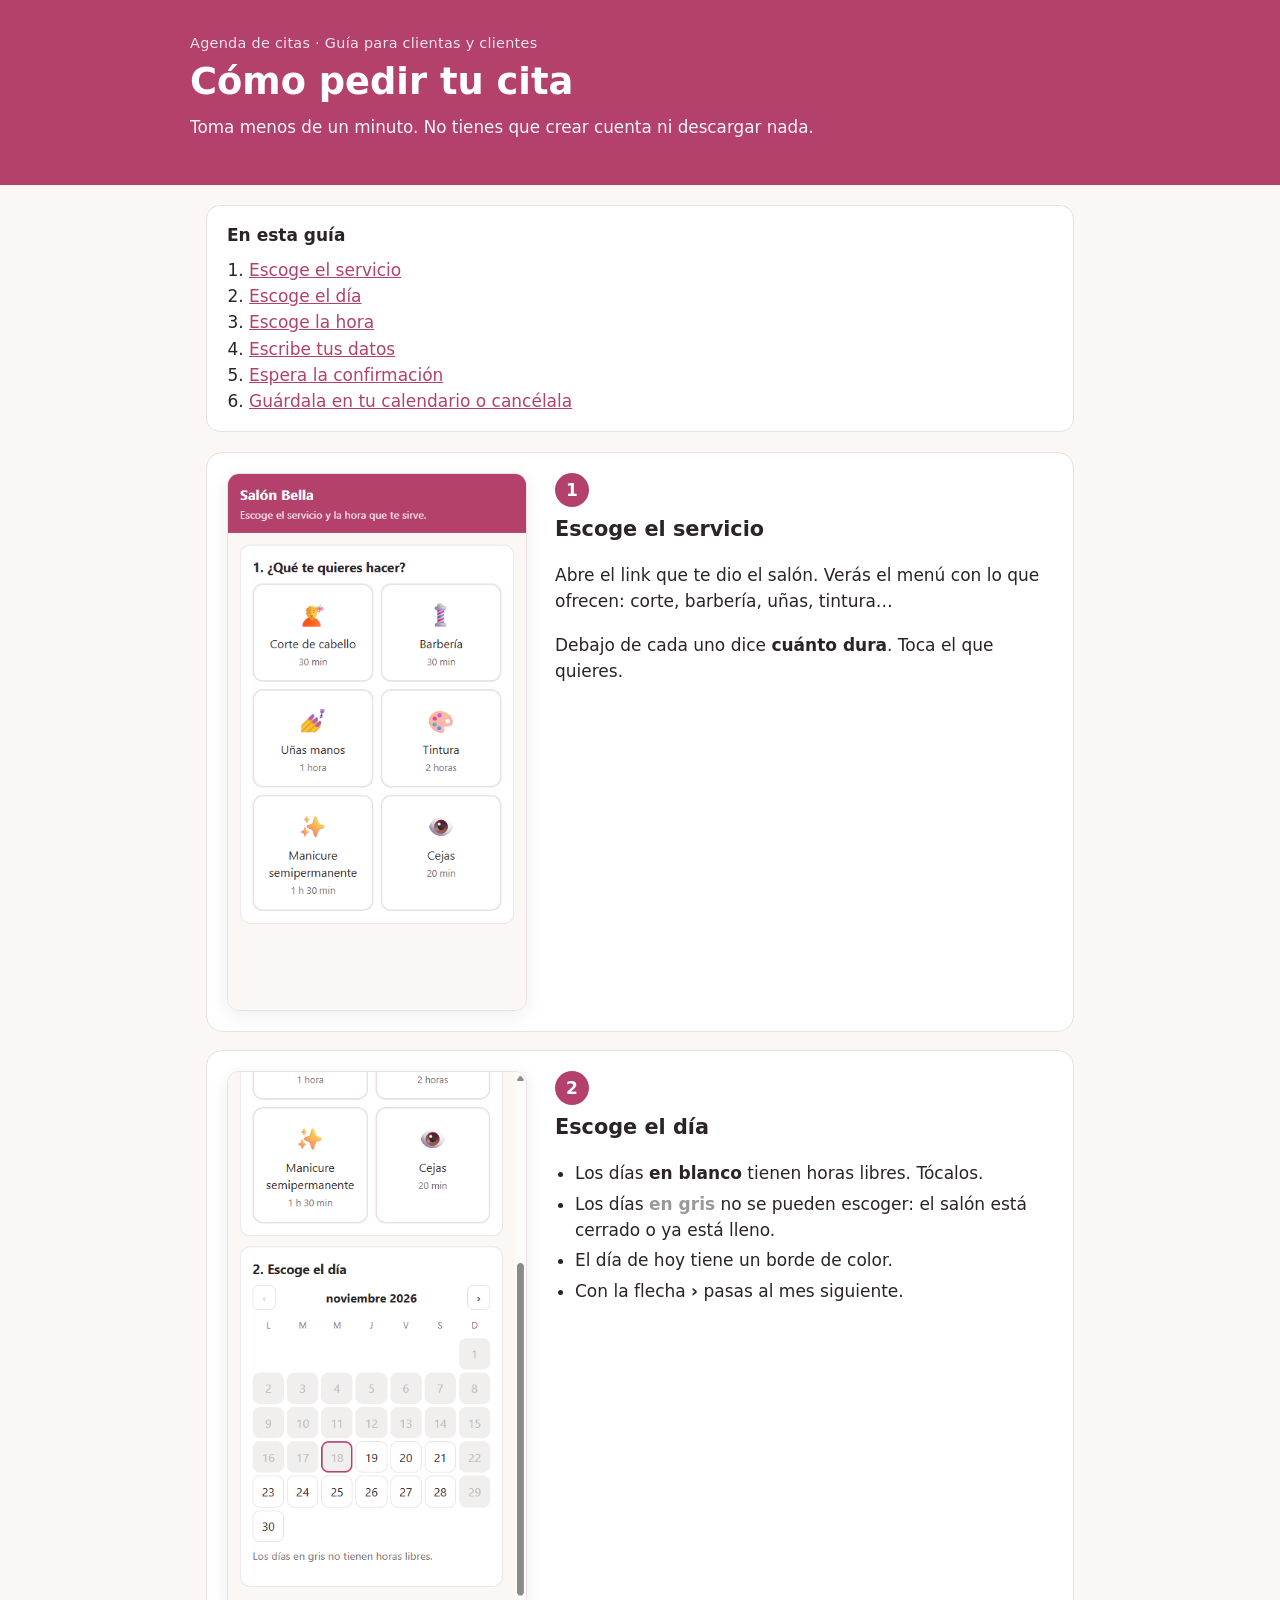
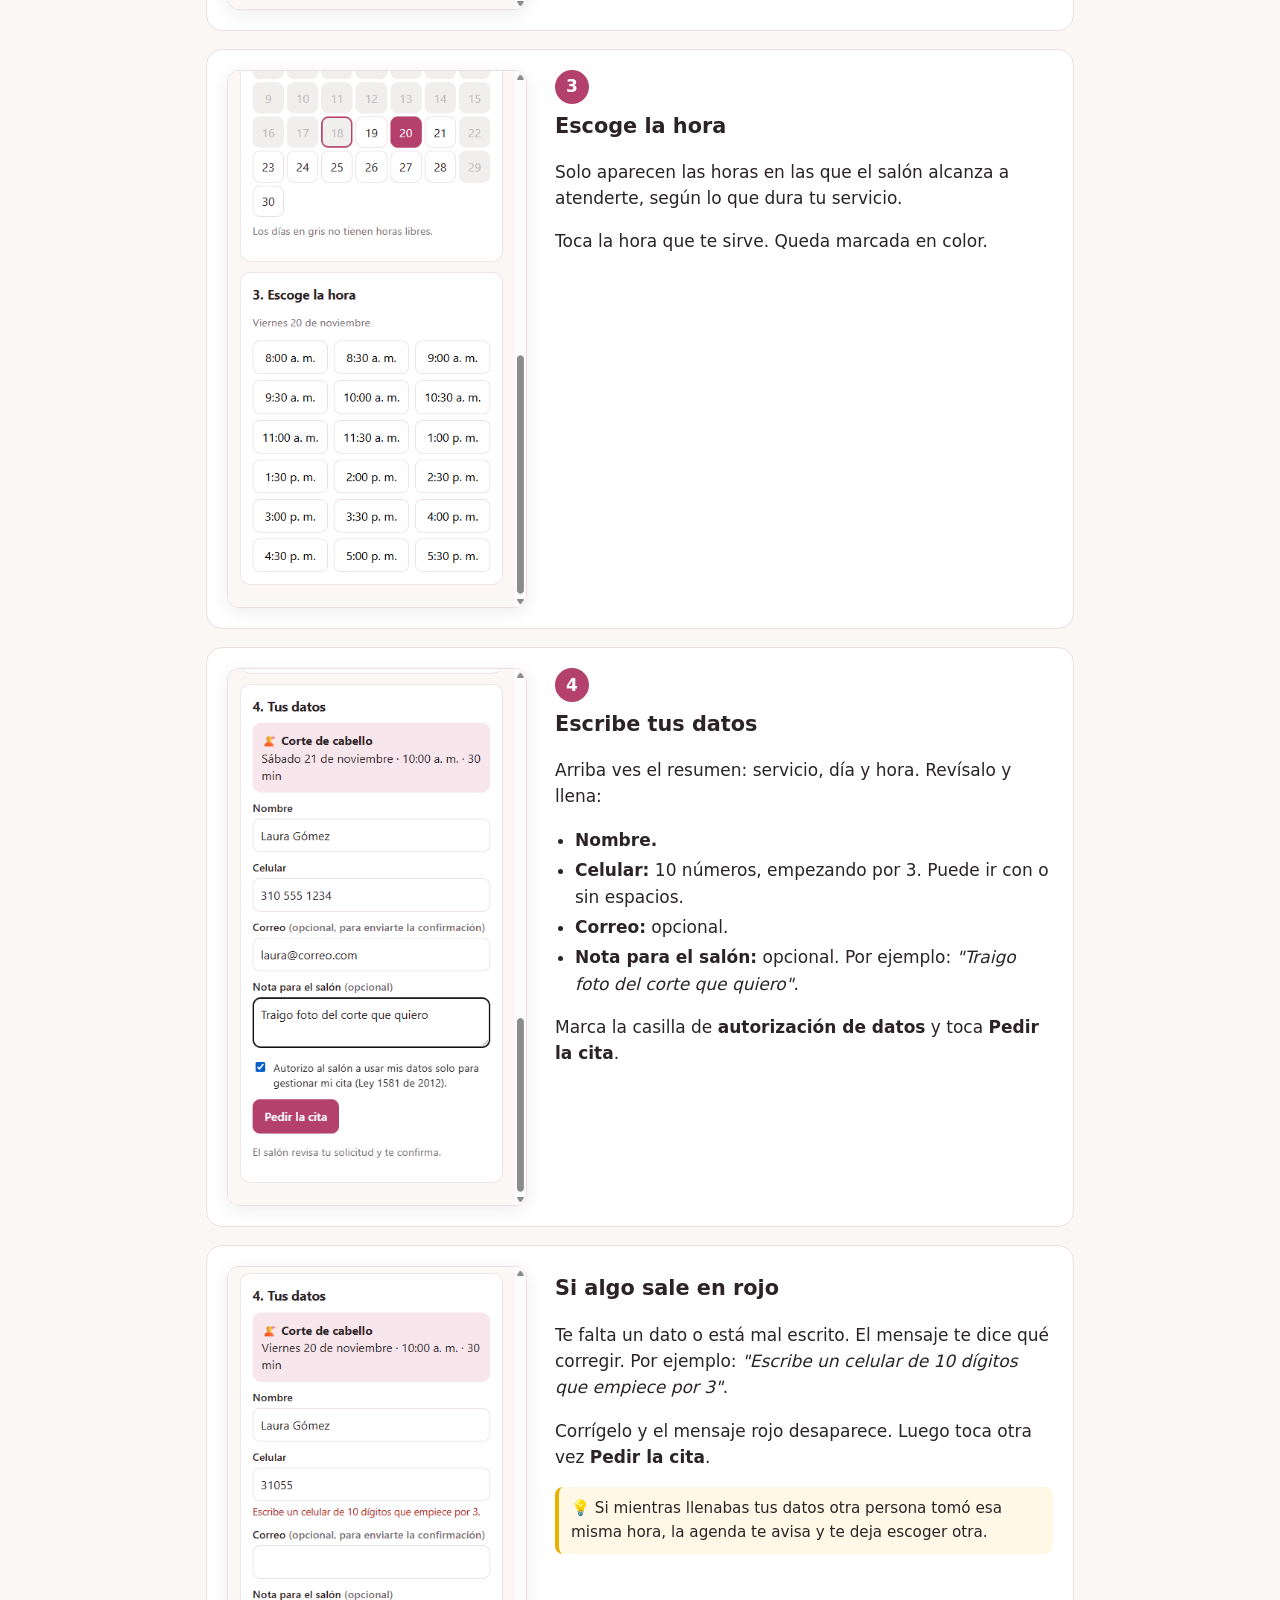
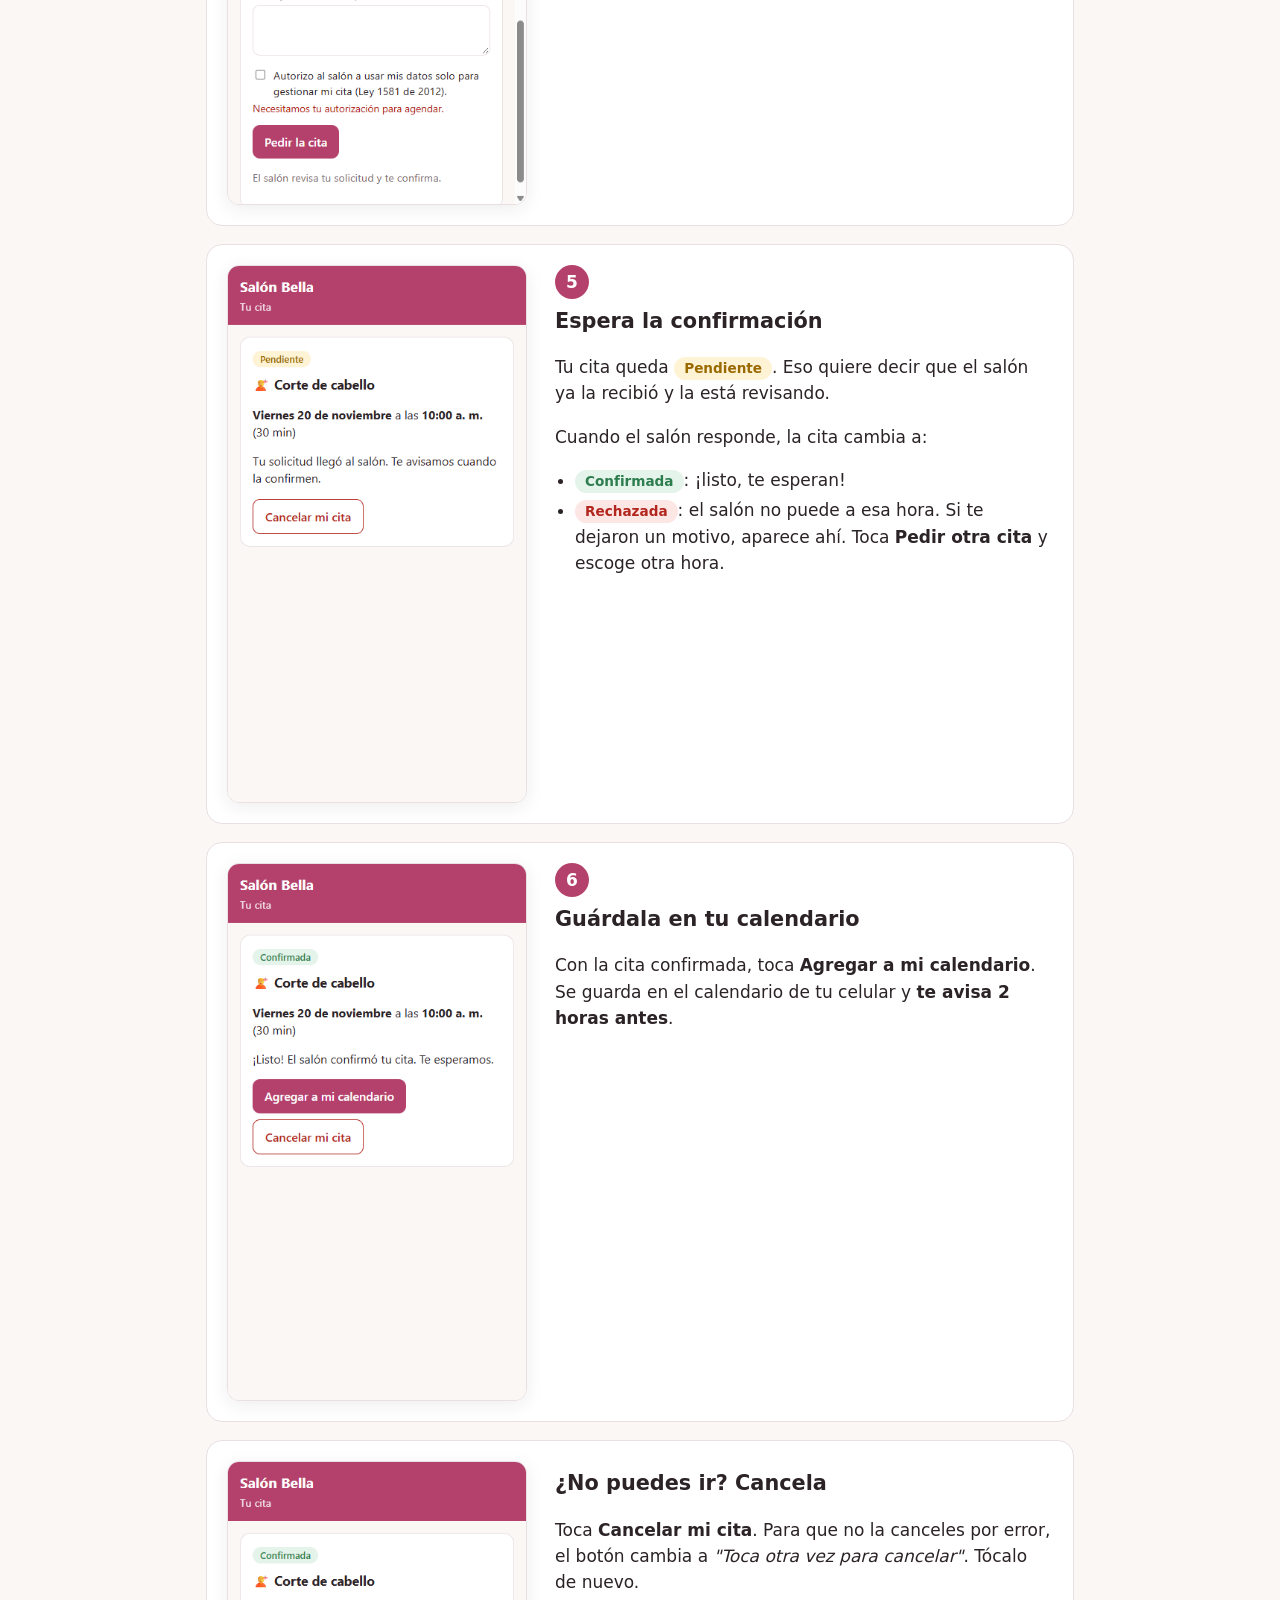
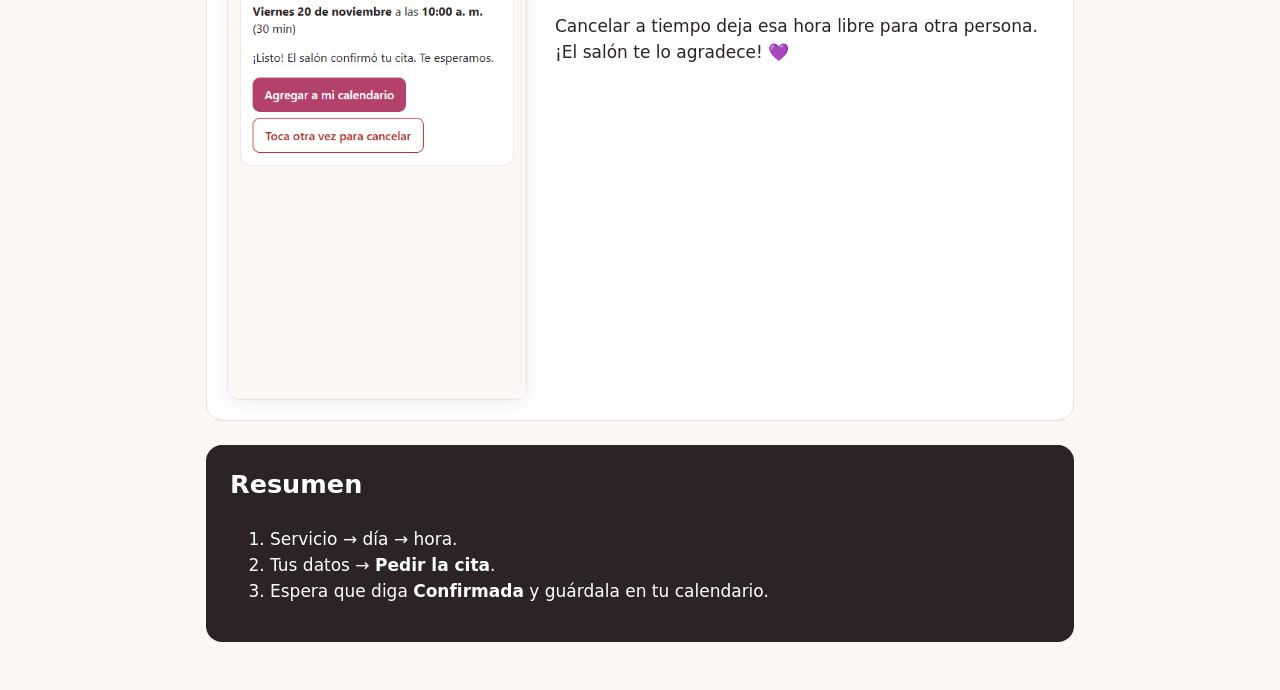
<file: tutorial/tutorial-clienta.html>
<!doctype html>
<html lang="es">
<head>
<meta charset="utf-8">
<meta name="viewport" content="width=device-width, initial-scale=1">
<title>Cómo pedir tu cita</title>
<link rel="stylesheet" href="tutorial.css">
</head>
<body>
<header>
  <p class="eyebrow">Agenda de citas · Guía para clientas y clientes</p>
  <h1>Cómo pedir tu cita</h1>
  <p class="intro">Toma menos de un minuto. No tienes que crear cuenta ni descargar nada.</p>
</header>
<main>

<nav class="indice">
  <strong>En esta guía</strong>
  <ol>
    <li><a href="#p1">Escoge el servicio</a></li>
    <li><a href="#p2">Escoge el día</a></li>
    <li><a href="#p3">Escoge la hora</a></li>
    <li><a href="#p4">Escribe tus datos</a></li>
    <li><a href="#p5">Espera la confirmación</a></li>
    <li><a href="#p6">Guárdala en tu calendario o cancélala</a></li>
  </ol>
</nav>

<section class="paso" id="p1">
  <img src="img/c1-menu.png" alt="Menú con los servicios del salón">
  <div>
    <span class="num">1</span>
    <h2>Escoge el servicio</h2>
    <p>Abre el link que te dio el salón. Verás el menú con lo que ofrecen: corte, barbería, uñas, tintura…</p>
    <p>Debajo de cada uno dice <b>cuánto dura</b>. Toca el que quieres.</p>
  </div>
</section>

<section class="paso" id="p2">
  <img src="img/c2-dia.png" alt="Calendario del mes con los días disponibles">
  <div>
    <span class="num">2</span>
    <h2>Escoge el día</h2>
    <ul>
      <li>Los días <b>en blanco</b> tienen horas libres. Tócalos.</li>
      <li>Los días <b class="gris">en gris</b> no se pueden escoger: el salón está cerrado o ya está lleno.</li>
      <li>El día de hoy tiene un borde de color.</li>
      <li>Con la flecha <b>›</b> pasas al mes siguiente.</li>
    </ul>
  </div>
</section>

<section class="paso" id="p3">
  <img src="img/c3-hora.png" alt="Horas libres del día escogido">
  <div>
    <span class="num">3</span>
    <h2>Escoge la hora</h2>
    <p>Solo aparecen las horas en las que el salón alcanza a atenderte, según lo que dura tu servicio.</p>
    <p>Toca la hora que te sirve. Queda marcada en color.</p>
  </div>
</section>

<section class="paso" id="p4">
  <img src="img/c5-datos.png" alt="Formulario con nombre, celular, correo y nota">
  <div>
    <span class="num">4</span>
    <h2>Escribe tus datos</h2>
    <p>Arriba ves el resumen: servicio, día y hora. Revísalo y llena:</p>
    <ul>
      <li><b>Nombre.</b></li>
      <li><b>Celular:</b> 10 números, empezando por 3. Puede ir con o sin espacios.</li>
      <li><b>Correo:</b> opcional.</li>
      <li><b>Nota para el salón:</b> opcional. Por ejemplo: <i>"Traigo foto del corte que quiero"</i>.</li>
    </ul>
    <p>Marca la casilla de <b>autorización de datos</b> y toca <b>Pedir la cita</b>.</p>
  </div>
</section>

<section class="paso">
  <img src="img/c4-errores.png" alt="Mensajes en rojo cuando falta un dato o está mal escrito">
  <div>
    <h2>Si algo sale en rojo</h2>
    <p>Te falta un dato o está mal escrito. El mensaje te dice qué corregir. Por ejemplo: <i>"Escribe un celular de 10 dígitos que empiece por 3"</i>.</p>
    <p>Corrígelo y el mensaje rojo desaparece. Luego toca otra vez <b>Pedir la cita</b>.</p>
    <p class="tip">💡 Si mientras llenabas tus datos otra persona tomó esa misma hora, la agenda te avisa y te deja escoger otra.</p>
  </div>
</section>

<section class="paso" id="p5">
  <img src="img/c6-pendiente.png" alt="Cita en estado Pendiente">
  <div>
    <span class="num">5</span>
    <h2>Espera la confirmación</h2>
    <p>Tu cita queda <span class="badge pend">Pendiente</span>. Eso quiere decir que el salón ya la recibió y la está revisando.</p>
    <p>Cuando el salón responde, la cita cambia a:</p>
    <ul>
      <li><span class="badge ok">Confirmada</span>: ¡listo, te esperan!</li>
      <li><span class="badge no">Rechazada</span>: el salón no puede a esa hora. Si te dejaron un motivo, aparece ahí. Toca <b>Pedir otra cita</b> y escoge otra hora.</li>
    </ul>
  </div>
</section>

<section class="paso" id="p6">
  <img src="img/c7-confirmada.png" alt="Cita confirmada con botones para agregar al calendario y cancelar">
  <div>
    <span class="num">6</span>
    <h2>Guárdala en tu calendario</h2>
    <p>Con la cita confirmada, toca <b>Agregar a mi calendario</b>. Se guarda en el calendario de tu celular y <b>te avisa 2 horas antes</b>.</p>
  </div>
</section>

<section class="paso">
  <img src="img/c8-cancelar.png" alt="Botón para confirmar la cancelación">
  <div>
    <h2>¿No puedes ir? Cancela</h2>
    <p>Toca <b>Cancelar mi cita</b>. Para que no la canceles por error, el botón cambia a <i>"Toca otra vez para cancelar"</i>. Tócalo de nuevo.</p>
    <p>Cancelar a tiempo deja esa hora libre para otra persona. ¡El salón te lo agradece! 💜</p>
  </div>
</section>

<section class="final">
  <h2>Resumen</h2>
  <ol>
    <li>Servicio → día → hora.</li>
    <li>Tus datos → <b>Pedir la cita</b>.</li>
    <li>Espera que diga <b>Confirmada</b> y guárdala en tu calendario.</li>
  </ol>
</section>

</main>
</body>
</html>
</file>
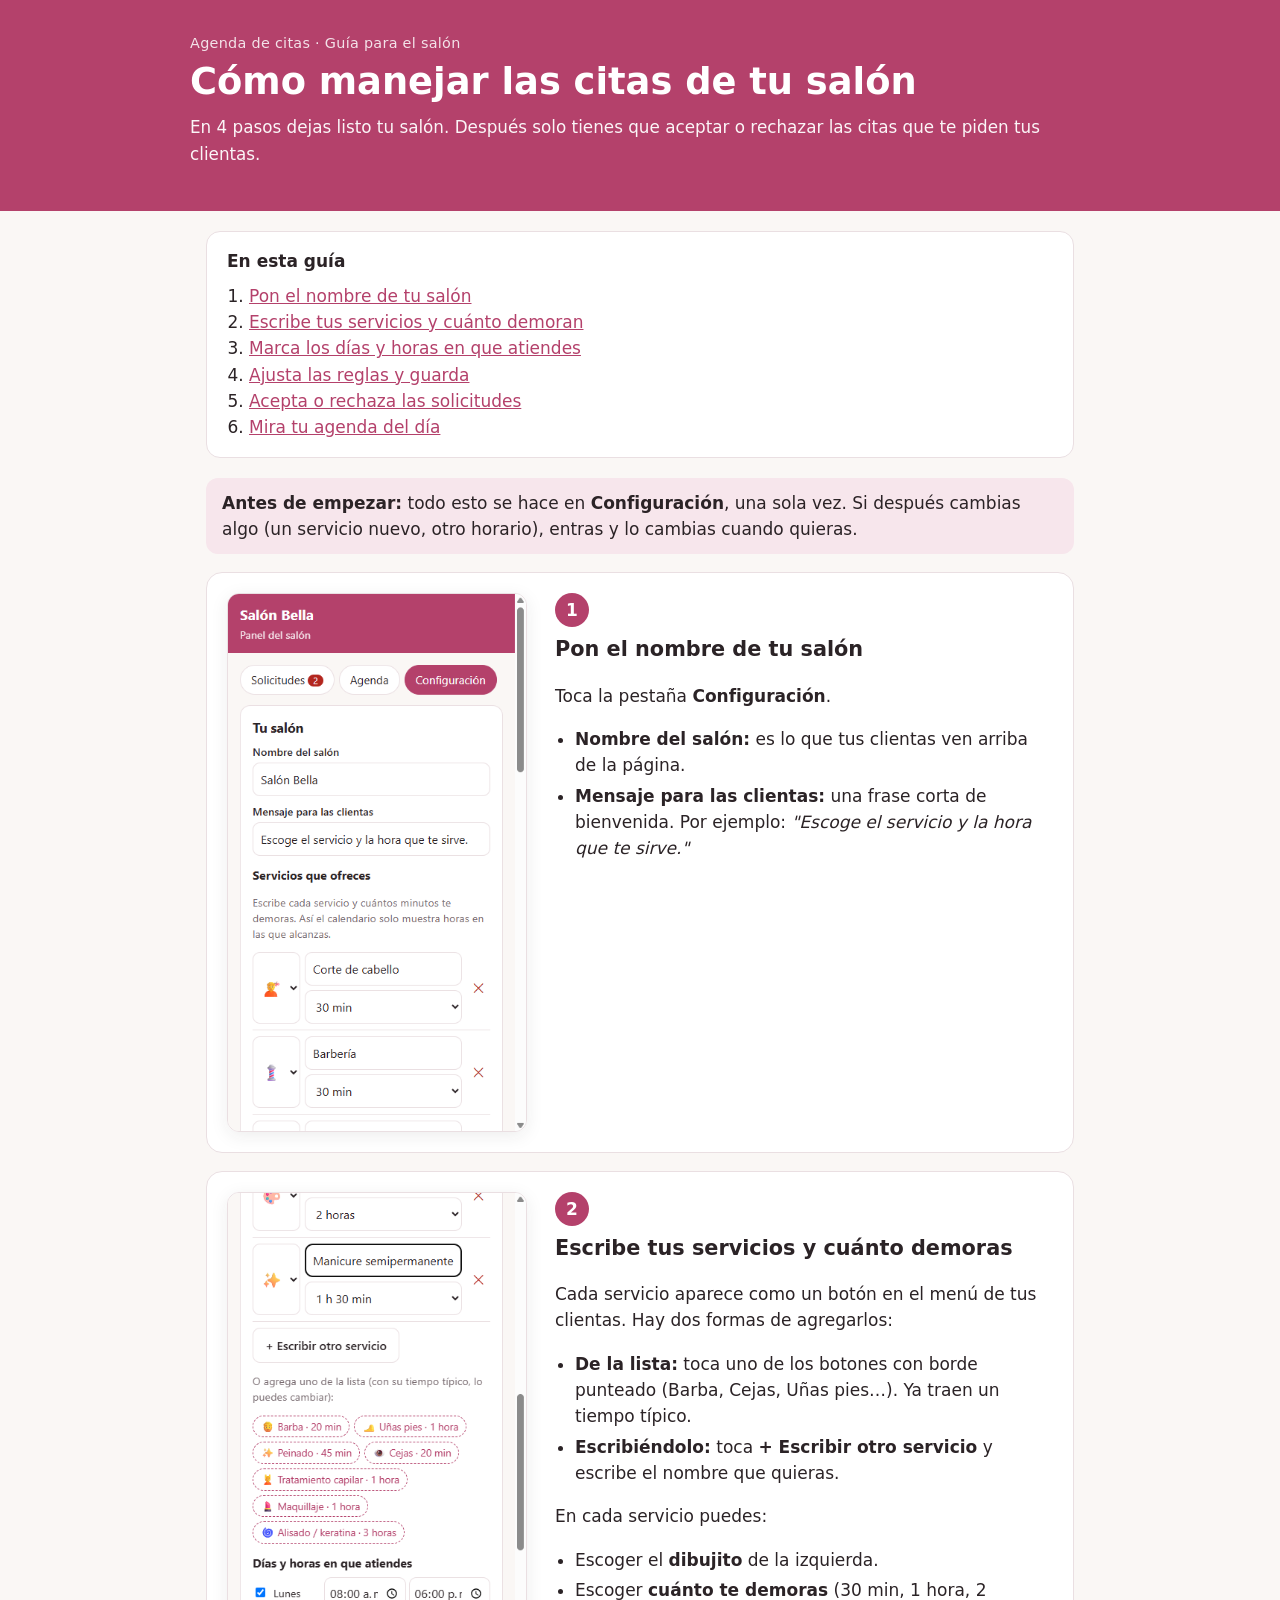
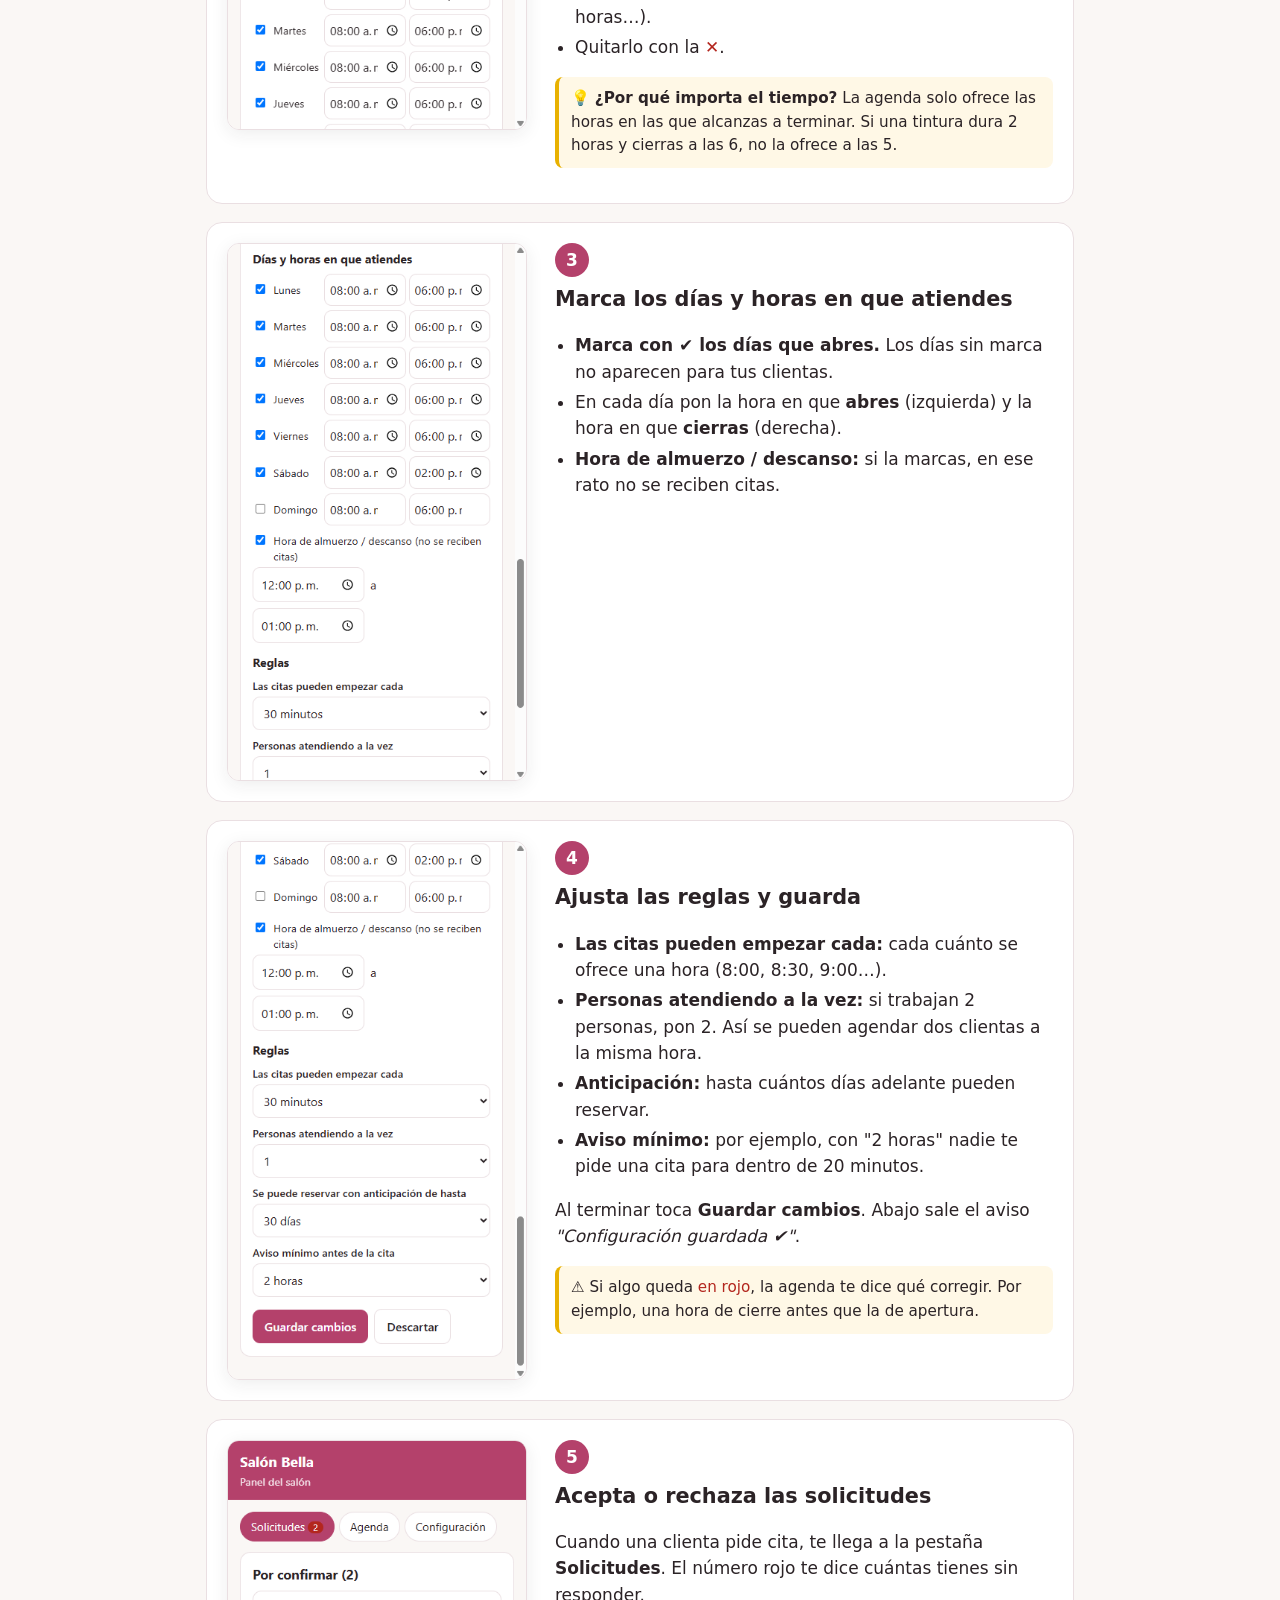
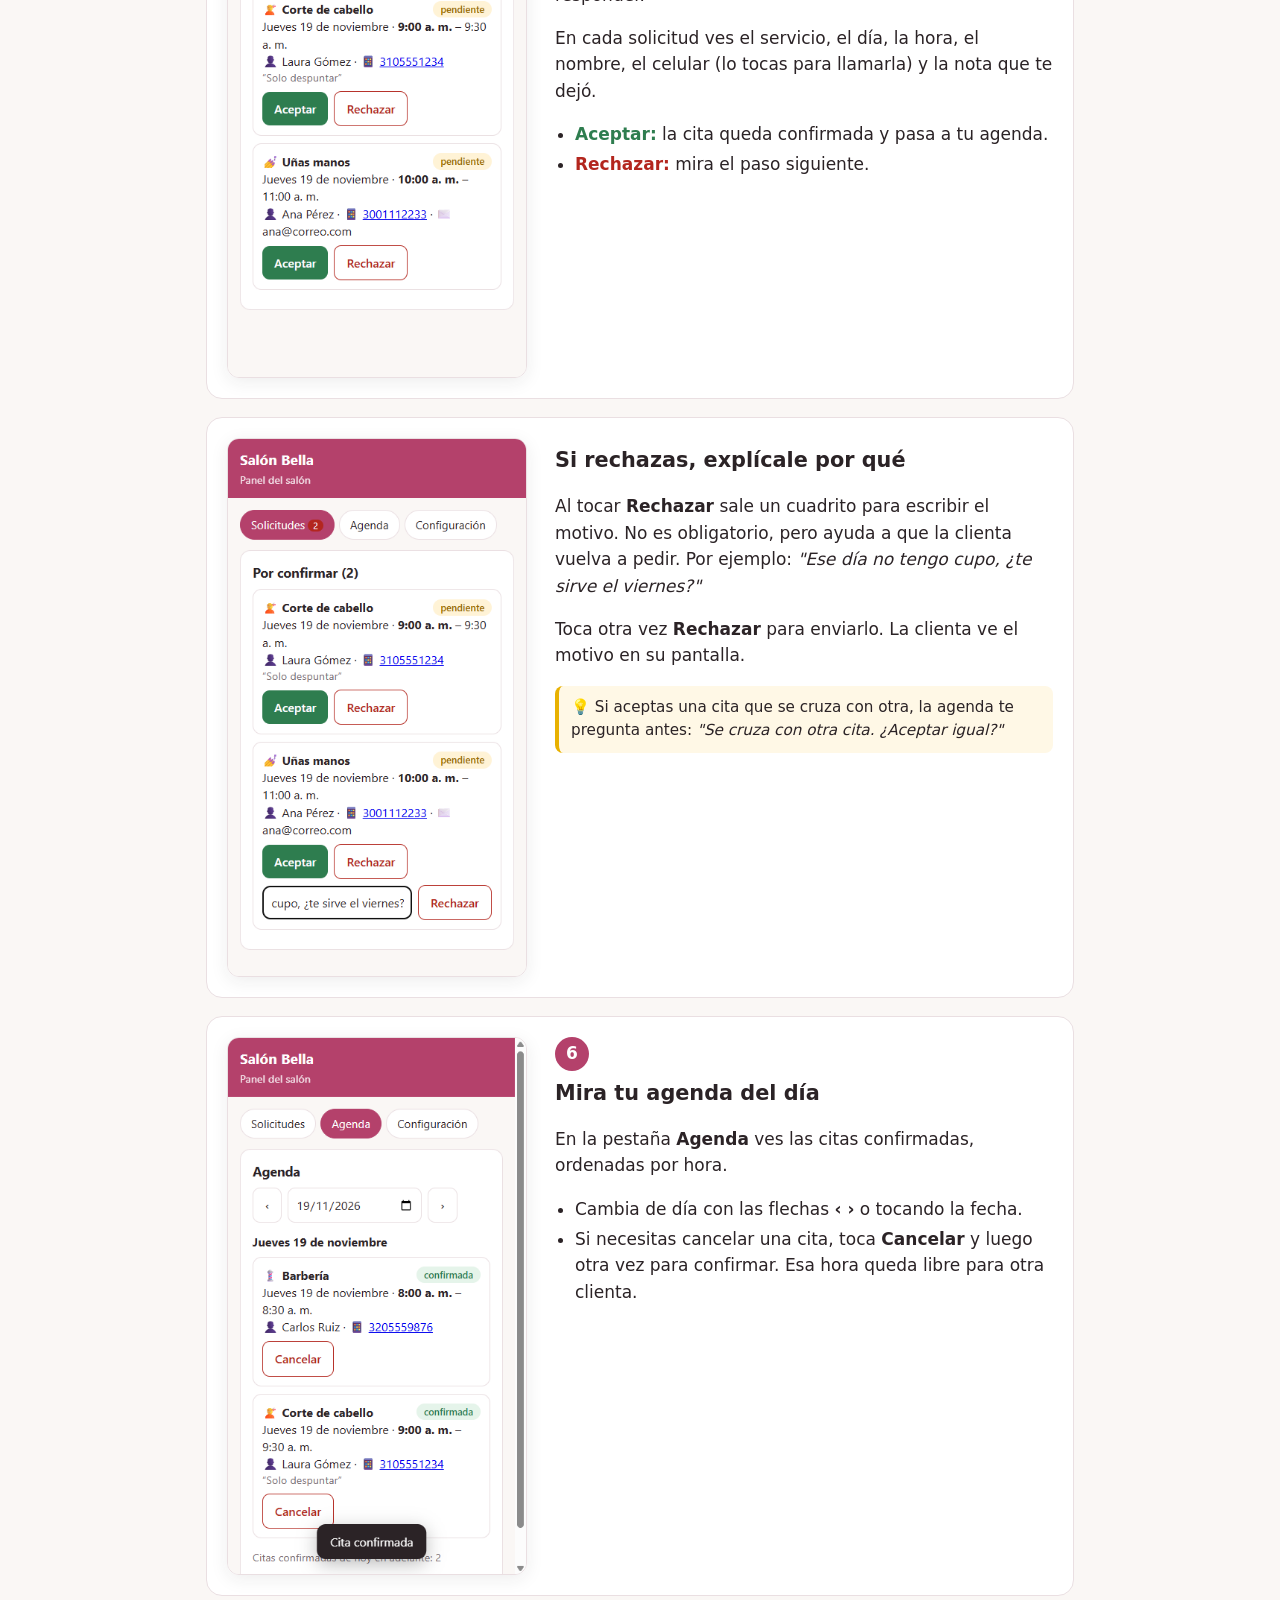
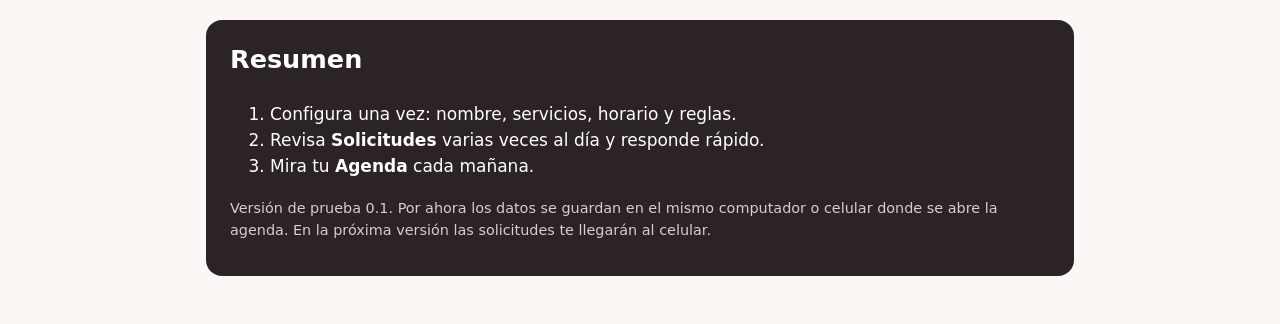
<file: tutorial/tutorial-salon.html>
<!doctype html>
<html lang="es">
<head>
<meta charset="utf-8">
<meta name="viewport" content="width=device-width, initial-scale=1">
<title>Guía del salón</title>
<link rel="stylesheet" href="tutorial.css">
</head>
<body>
<header>
  <p class="eyebrow">Agenda de citas · Guía para el salón</p>
  <h1>Cómo manejar las citas de tu salón</h1>
  <p class="intro">En 4 pasos dejas listo tu salón. Después solo tienes que aceptar o rechazar las citas que te piden tus clientas.</p>
</header>
<main>

<nav class="indice">
  <strong>En esta guía</strong>
  <ol>
    <li><a href="#p1">Pon el nombre de tu salón</a></li>
    <li><a href="#p2">Escribe tus servicios y cuánto demoran</a></li>
    <li><a href="#p3">Marca los días y horas en que atiendes</a></li>
    <li><a href="#p4">Ajusta las reglas y guarda</a></li>
    <li><a href="#p5">Acepta o rechaza las solicitudes</a></li>
    <li><a href="#p6">Mira tu agenda del día</a></li>
  </ol>
</nav>

<p class="nota"><strong>Antes de empezar:</strong> todo esto se hace en <strong>Configuración</strong>, una sola vez. Si después cambias algo (un servicio nuevo, otro horario), entras y lo cambias cuando quieras.</p>

<section class="paso" id="p1">
  <img src="img/s1-config-salon.png" alt="Pantalla de Configuración con el nombre del salón y el mensaje para las clientas">
  <div>
    <span class="num">1</span>
    <h2>Pon el nombre de tu salón</h2>
    <p>Toca la pestaña <b>Configuración</b>.</p>
    <ul>
      <li><b>Nombre del salón:</b> es lo que tus clientas ven arriba de la página.</li>
      <li><b>Mensaje para las clientas:</b> una frase corta de bienvenida. Por ejemplo: <i>"Escoge el servicio y la hora que te sirve."</i></li>
    </ul>
  </div>
</section>

<section class="paso" id="p2">
  <img src="img/s2-servicios.png" alt="Lista de servicios con su duración y botones para agregar más">
  <div>
    <span class="num">2</span>
    <h2>Escribe tus servicios y cuánto demoras</h2>
    <p>Cada servicio aparece como un botón en el menú de tus clientas. Hay dos formas de agregarlos:</p>
    <ul>
      <li><b>De la lista:</b> toca uno de los botones con borde punteado (Barba, Cejas, Uñas pies…). Ya traen un tiempo típico.</li>
      <li><b>Escribiéndolo:</b> toca <b>+ Escribir otro servicio</b> y escribe el nombre que quieras.</li>
    </ul>
    <p>En cada servicio puedes:</p>
    <ul>
      <li>Escoger el <b>dibujito</b> de la izquierda.</li>
      <li>Escoger <b>cuánto te demoras</b> (30 min, 1 hora, 2 horas…).</li>
      <li>Quitarlo con la <b class="rojo">✕</b>.</li>
    </ul>
    <p class="tip">💡 <b>¿Por qué importa el tiempo?</b> La agenda solo ofrece las horas en las que alcanzas a terminar. Si una tintura dura 2 horas y cierras a las 6, no la ofrece a las 5.</p>
  </div>
</section>

<section class="paso" id="p3">
  <img src="img/s3-horario.png" alt="Días de la semana con hora de apertura y cierre, y la hora de almuerzo">
  <div>
    <span class="num">3</span>
    <h2>Marca los días y horas en que atiendes</h2>
    <ul>
      <li><b>Marca con ✔ los días que abres.</b> Los días sin marca no aparecen para tus clientas.</li>
      <li>En cada día pon la hora en que <b>abres</b> (izquierda) y la hora en que <b>cierras</b> (derecha).</li>
      <li><b>Hora de almuerzo / descanso:</b> si la marcas, en ese rato no se reciben citas.</li>
    </ul>
  </div>
</section>

<section class="paso" id="p4">
  <img src="img/s4-reglas.png" alt="Reglas de la agenda y botón Guardar cambios">
  <div>
    <span class="num">4</span>
    <h2>Ajusta las reglas y guarda</h2>
    <ul>
      <li><b>Las citas pueden empezar cada:</b> cada cuánto se ofrece una hora (8:00, 8:30, 9:00…).</li>
      <li><b>Personas atendiendo a la vez:</b> si trabajan 2 personas, pon 2. Así se pueden agendar dos clientas a la misma hora.</li>
      <li><b>Anticipación:</b> hasta cuántos días adelante pueden reservar.</li>
      <li><b>Aviso mínimo:</b> por ejemplo, con "2 horas" nadie te pide una cita para dentro de 20 minutos.</li>
    </ul>
    <p>Al terminar toca <b>Guardar cambios</b>. Abajo sale el aviso <i>"Configuración guardada ✔"</i>.</p>
    <p class="tip">⚠️ Si algo queda <span class="rojo">en rojo</span>, la agenda te dice qué corregir. Por ejemplo, una hora de cierre antes que la de apertura.</p>
  </div>
</section>

<section class="paso" id="p5">
  <img src="img/s5-solicitudes.png" alt="Solicitudes por confirmar con botones Aceptar y Rechazar">
  <div>
    <span class="num">5</span>
    <h2>Acepta o rechaza las solicitudes</h2>
    <p>Cuando una clienta pide cita, te llega a la pestaña <b>Solicitudes</b>. El número rojo te dice cuántas tienes sin responder.</p>
    <p>En cada solicitud ves el servicio, el día, la hora, el nombre, el celular (lo tocas para llamarla) y la nota que te dejó.</p>
    <ul>
      <li><b class="verde">Aceptar:</b> la cita queda confirmada y pasa a tu agenda.</li>
      <li><b class="rojo">Rechazar:</b> mira el paso siguiente.</li>
    </ul>
  </div>
</section>

<section class="paso">
  <img src="img/s6-rechazar.png" alt="Cuadro para escribir el motivo del rechazo">
  <div>
    <h2>Si rechazas, explícale por qué</h2>
    <p>Al tocar <b>Rechazar</b> sale un cuadrito para escribir el motivo. No es obligatorio, pero ayuda a que la clienta vuelva a pedir. Por ejemplo: <i>"Ese día no tengo cupo, ¿te sirve el viernes?"</i></p>
    <p>Toca otra vez <b>Rechazar</b> para enviarlo. La clienta ve el motivo en su pantalla.</p>
    <p class="tip">💡 Si aceptas una cita que se cruza con otra, la agenda te pregunta antes: <i>"Se cruza con otra cita. ¿Aceptar igual?"</i></p>
  </div>
</section>

<section class="paso" id="p6">
  <img src="img/s7-agenda.png" alt="Agenda del día con las citas confirmadas en orden de hora">
  <div>
    <span class="num">6</span>
    <h2>Mira tu agenda del día</h2>
    <p>En la pestaña <b>Agenda</b> ves las citas confirmadas, ordenadas por hora.</p>
    <ul>
      <li>Cambia de día con las flechas <b>‹ ›</b> o tocando la fecha.</li>
      <li>Si necesitas cancelar una cita, toca <b>Cancelar</b> y luego otra vez para confirmar. Esa hora queda libre para otra clienta.</li>
    </ul>
  </div>
</section>

<section class="final">
  <h2>Resumen</h2>
  <ol>
    <li>Configura una vez: nombre, servicios, horario y reglas.</li>
    <li>Revisa <b>Solicitudes</b> varias veces al día y responde rápido.</li>
    <li>Mira tu <b>Agenda</b> cada mañana.</li>
  </ol>
  <p class="muted">Versión de prueba 0.1. Por ahora los datos se guardan en el mismo computador o celular donde se abre la agenda. En la próxima versión las solicitudes te llegarán al celular.</p>
</section>

</main>
</body>
</html>
</file>
<file: tutorial/tutorial.css>
:root{--bg:#faf7f5;--card:#fff;--ink:#2b2326;--muted:#7a6d72;--line:#eadfe2;--brand:#b4416b;--soft:#f7e6ec;--ok:#2e7d4f;--bad:#b3261e;--warn:#9a6a00}
*{box-sizing:border-box}
body{margin:0;background:var(--bg);color:var(--ink);font:17px/1.55 system-ui,-apple-system,"Segoe UI",Roboto,sans-serif}
header{background:var(--brand);color:#fff;padding:32px 16px 28px}
header>*{max-width:900px;margin-left:auto;margin-right:auto}
.eyebrow{margin:0 auto 6px;opacity:.85;font-size:.9rem;letter-spacing:.02em}
h1{margin:0 auto;font-size:clamp(1.6rem,5vw,2.3rem);line-height:1.2}
.intro{margin-top:10px;font-size:1.05rem;opacity:.95}
main{max-width:900px;margin:0 auto;padding:20px 16px 48px}
.indice{background:var(--card);border:1px solid var(--line);border-radius:14px;padding:16px 20px;margin-bottom:20px}
.indice ol{margin:8px 0 0;padding-left:22px}
.indice a{color:var(--brand)}
.nota{background:var(--soft);border-radius:12px;padding:12px 16px}
.paso{display:grid;grid-template-columns:300px 1fr;gap:28px;align-items:start;background:var(--card);border:1px solid var(--line);border-radius:16px;padding:20px;margin:18px 0}
.paso img{width:100%;border-radius:12px;border:1px solid var(--line);box-shadow:0 4px 18px #2b232614}
.paso h2{margin:6px 0 10px;font-size:1.3rem}
.paso ul{padding-left:20px}.paso li{margin:4px 0}
.num{display:inline-grid;place-items:center;width:34px;height:34px;border-radius:50%;background:var(--brand);color:#fff;font-weight:700}
.tip{background:#fff8e6;border-left:4px solid #e8b100;padding:10px 12px;border-radius:8px;font-size:.95rem}
.rojo{color:var(--bad)}.verde{color:var(--ok)}.gris{color:#999}
.badge{display:inline-block;padding:1px 10px;border-radius:99px;font-size:.85rem;font-weight:600}
.badge.pend{background:#fff3d6;color:var(--warn)}.badge.ok{background:#e5f4ea;color:var(--ok)}.badge.no{background:#fde7e5;color:var(--bad)}
.final{background:var(--ink);color:#fff;border-radius:16px;padding:20px 24px;margin-top:24px}
.final h2{margin-top:0}.final .muted{color:#d9cdd1;font-size:.9rem}
@media (max-width:700px){.paso{grid-template-columns:1fr;gap:14px;padding:16px}.paso img{max-width:340px;margin:0 auto;display:block}}
@media print{body{background:#fff}.paso{break-inside:avoid;box-shadow:none}header{-webkit-print-color-adjust:exact;print-color-adjust:exact}}
</file>
